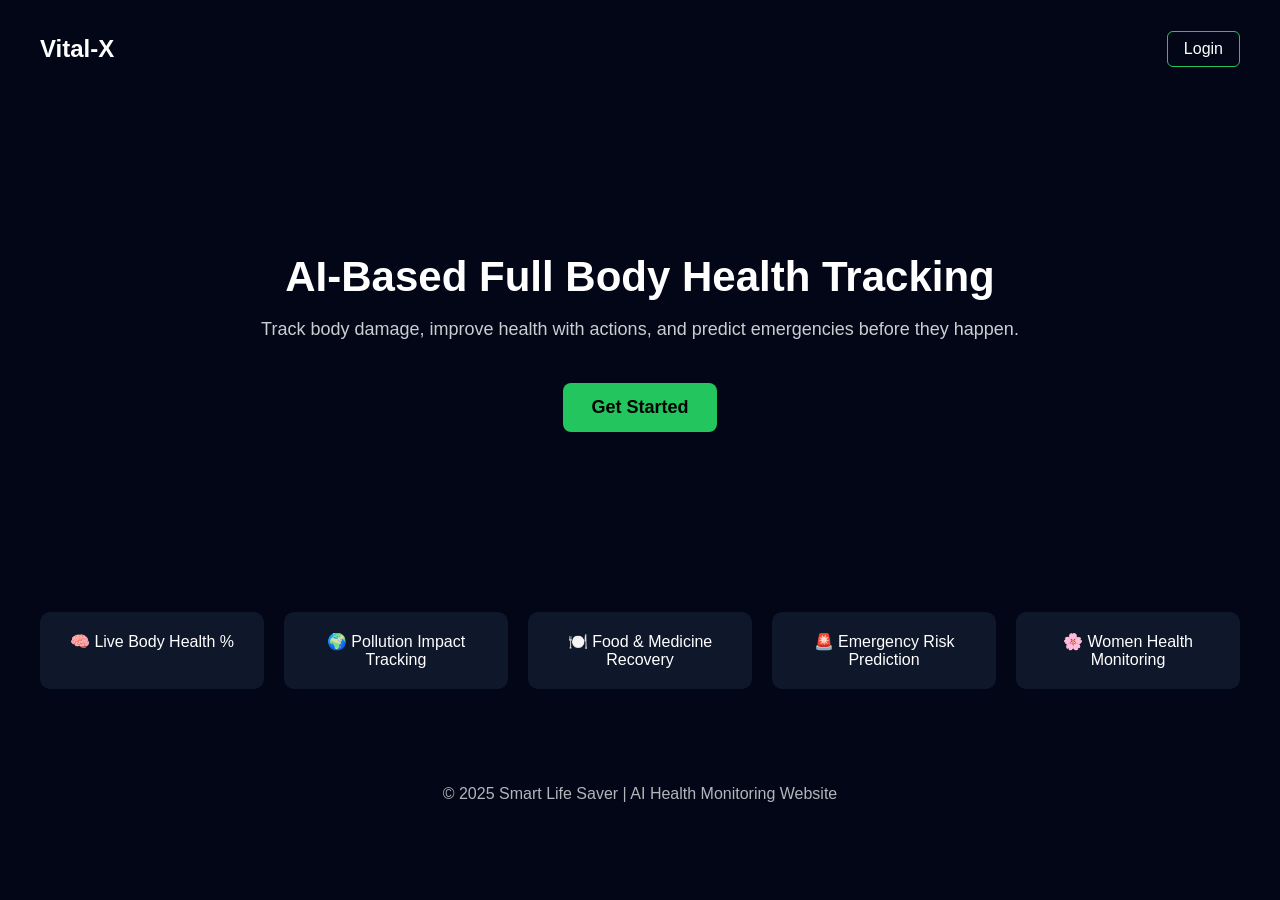
<file: Frontend/Index.html>
<!DOCTYPE html>
<html lang="en">
<head>
    <meta charset="UTF-8">
    <title>VitalX</title>

    <!-- Global CSS -->
    <link rel="stylesheet" href="css/main.css">
    <!-- Landing Page CSS -->
    <link rel="stylesheet" href="landing/landing.css">
</head>
<body>

<!-- Navbar -->
<header class="navbar">
    <h2>Vital-X</h2>
    <a href="auth/login.html" class="btn">Login</a>
</header>

<!-- Hero Section -->
<section class="hero">
    <h1>AI-Based Full Body Health Tracking</h1>
    <p>
        Track body damage, improve health with actions,
        and predict emergencies before they happen.
    </p>

    <a href="auth/signup.html" class="btn-primary">
        Get Started
    </a>


</section>



<!-- Features Section -->
<section class="features">
    <div class="feature-card">🧠 Live Body Health %</div>
    <div class="feature-card">🌍 Pollution Impact Tracking</div>
    <div class="feature-card">🍽️ Food & Medicine Recovery</div>
    <div class="feature-card">🚨 Emergency Risk Prediction</div>
    <div class="feature-card">🌸 Women Health Monitoring</div>
</section>


<!-- Footer -->
<footer class="footer">
    <p>© 2025 Smart Life Saver | AI Health Monitoring Website</p>
</footer>

<!-- Landing JS -->
<script src="landing/landing.js"></script>
</body>
</html>
</file>
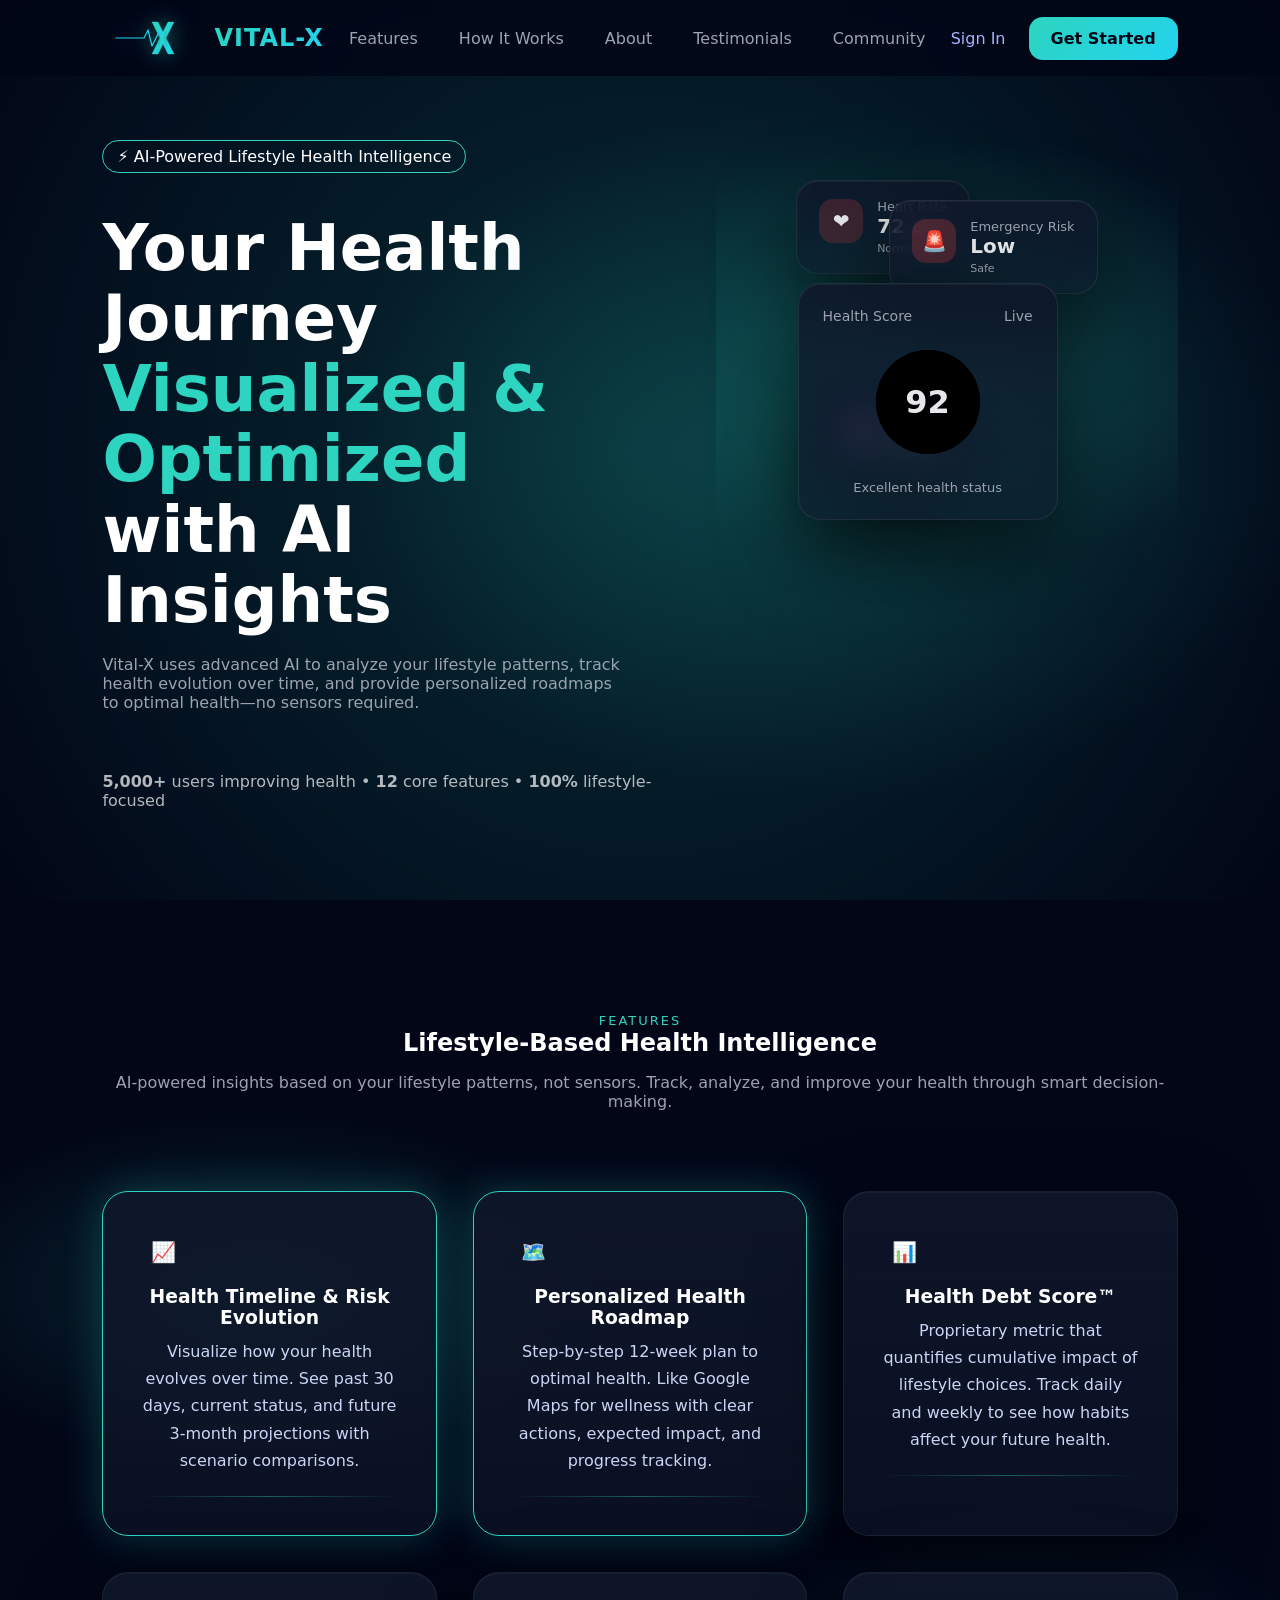
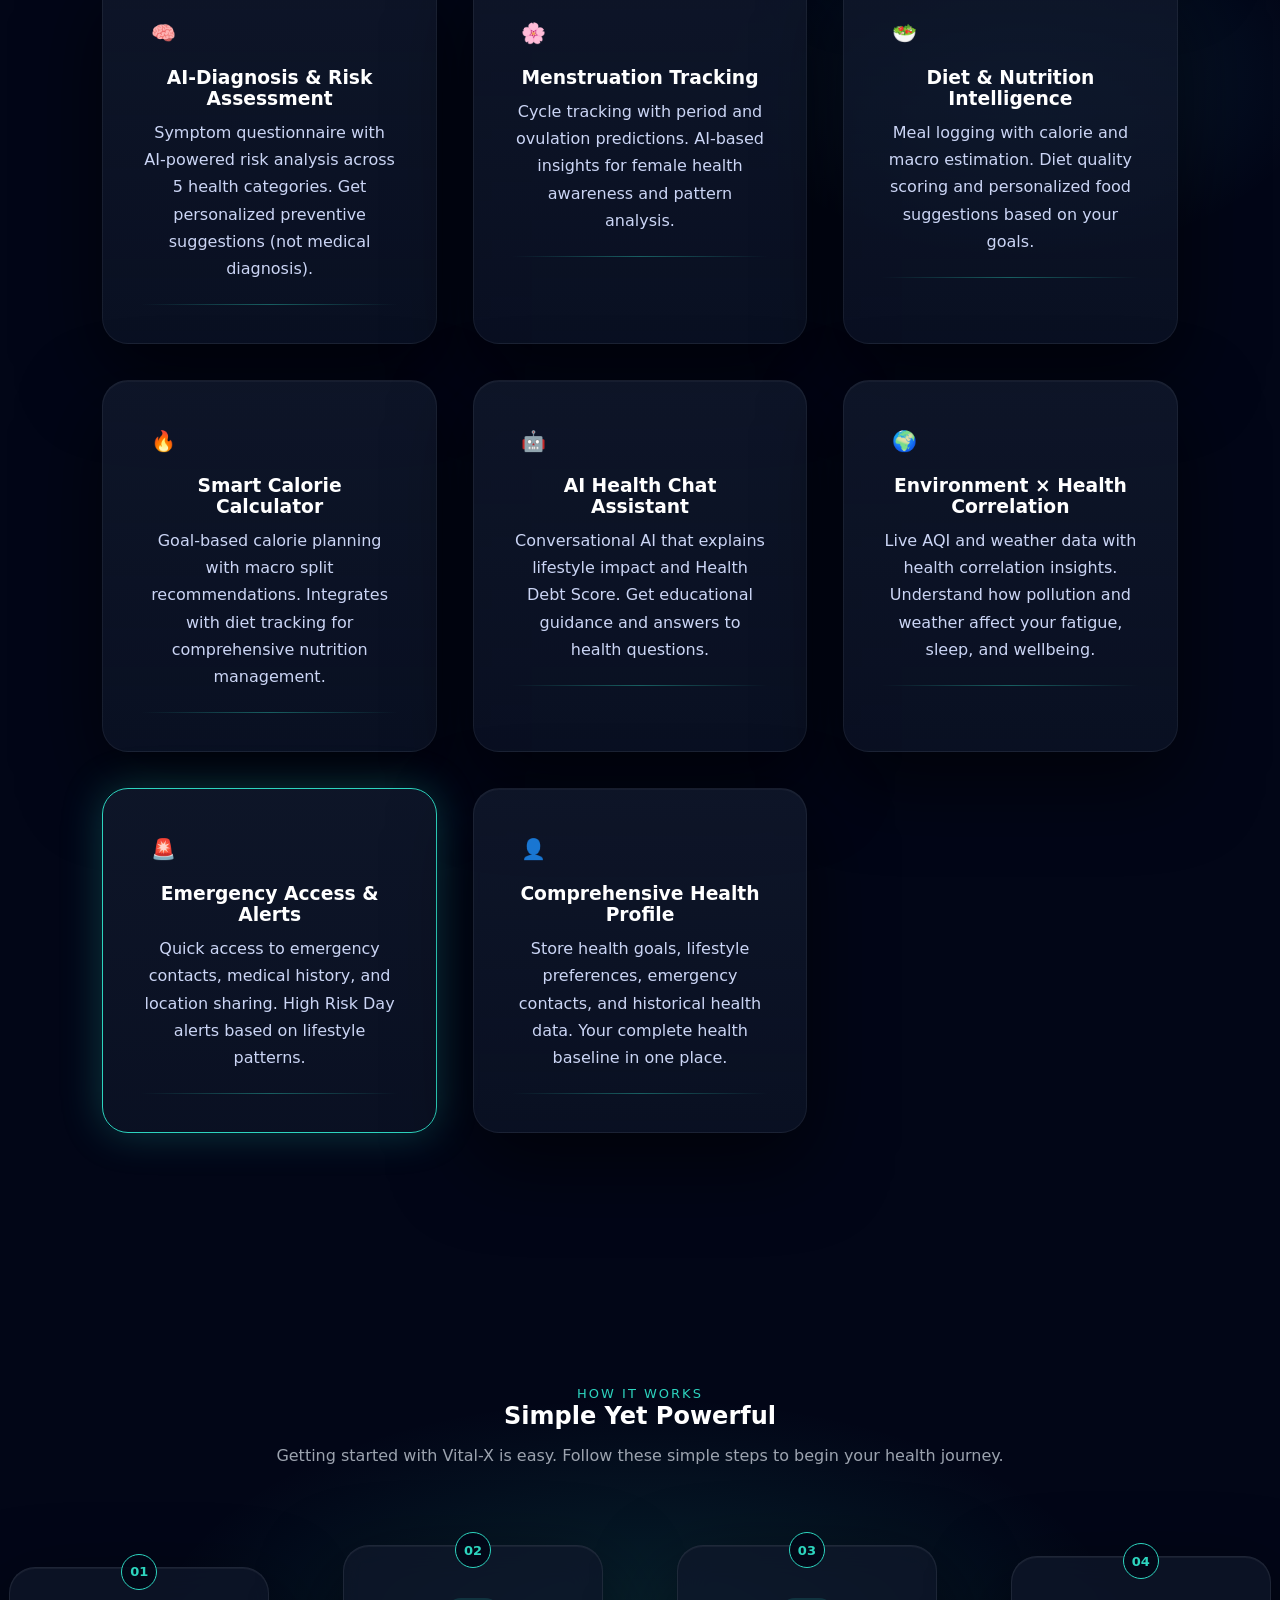
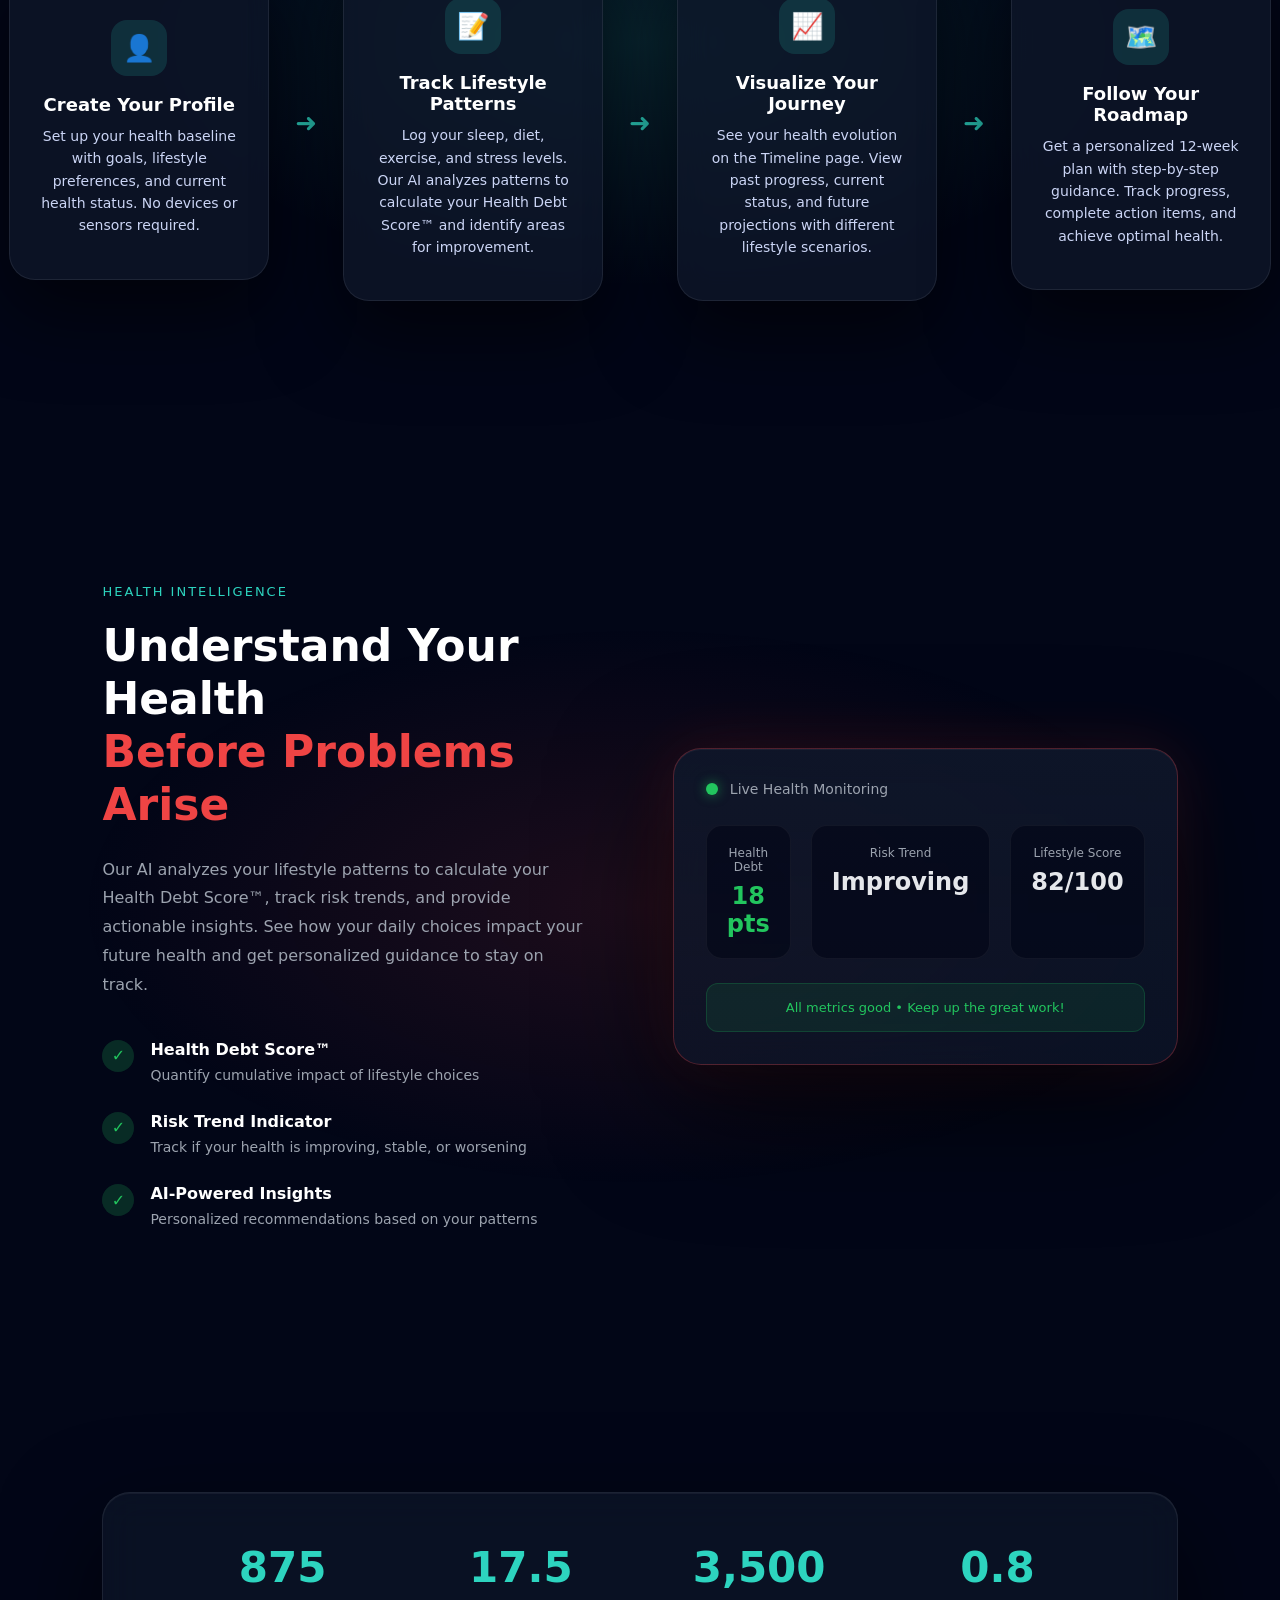
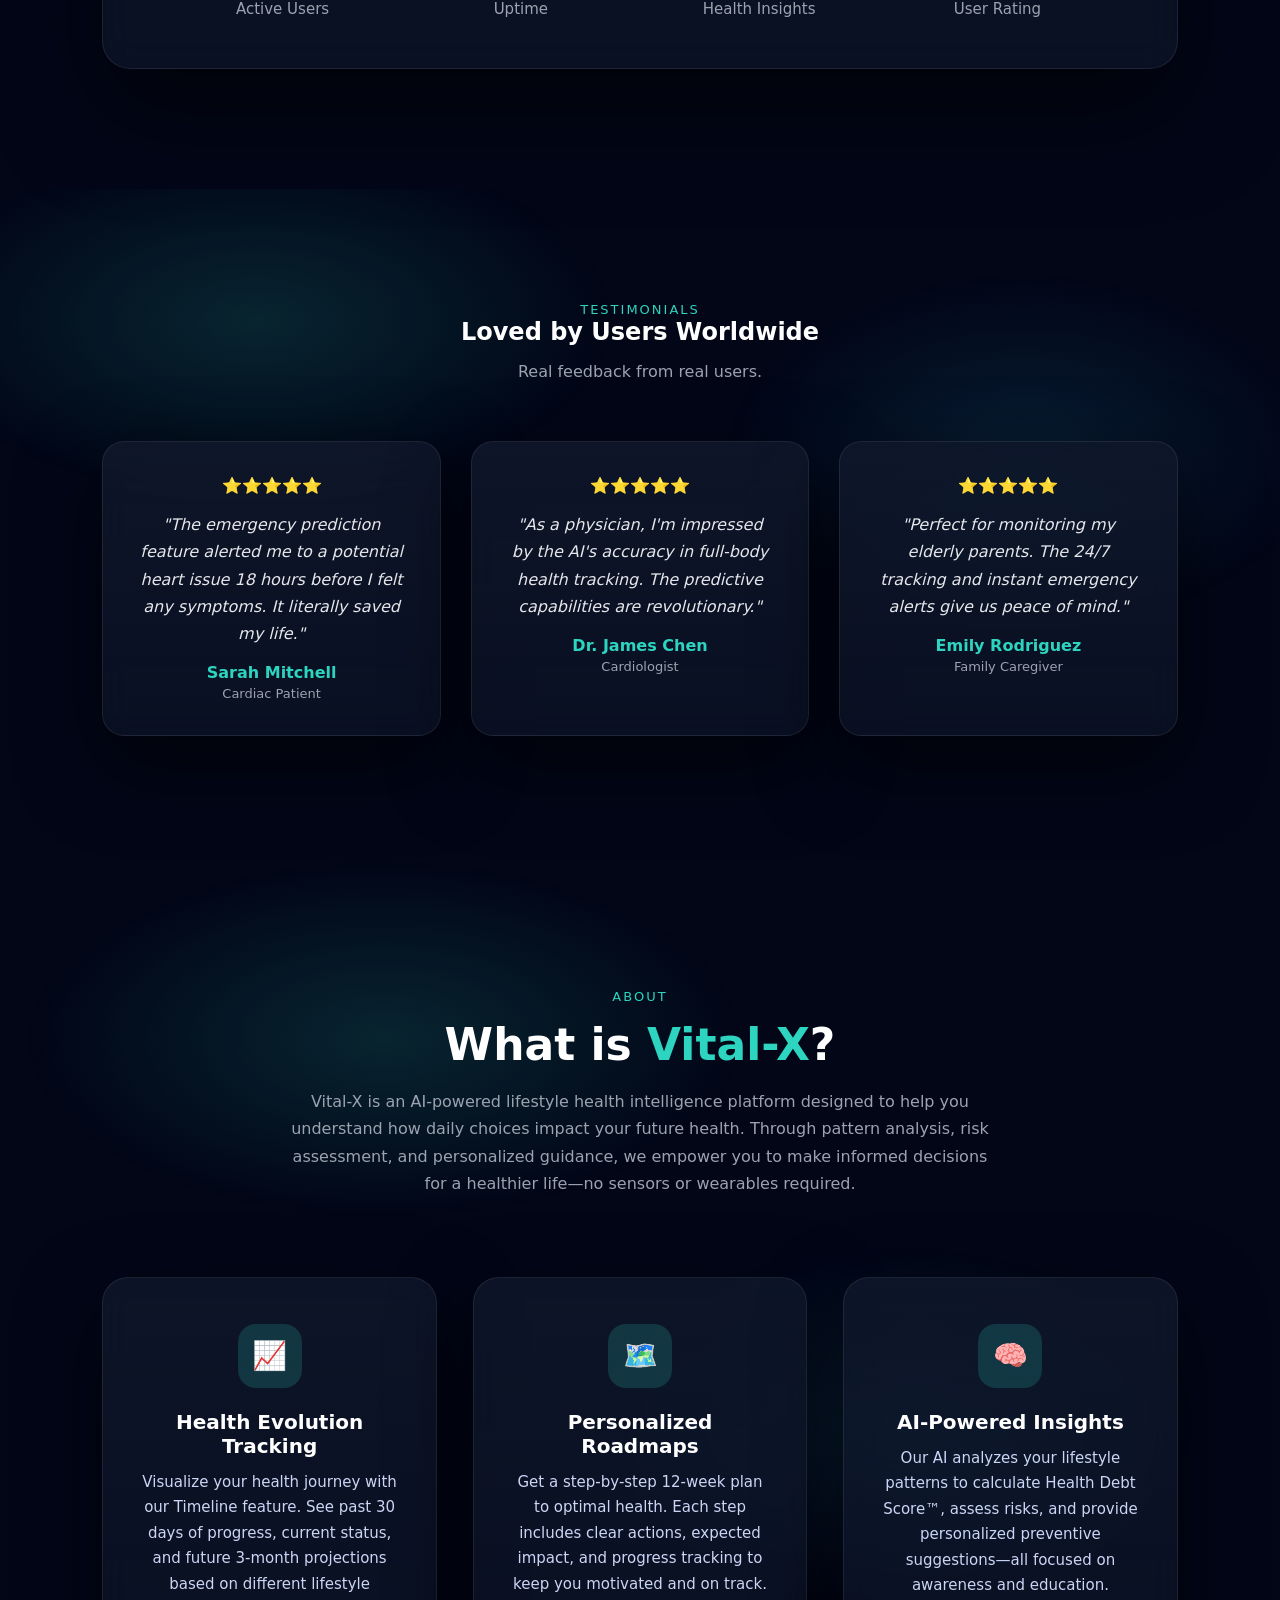
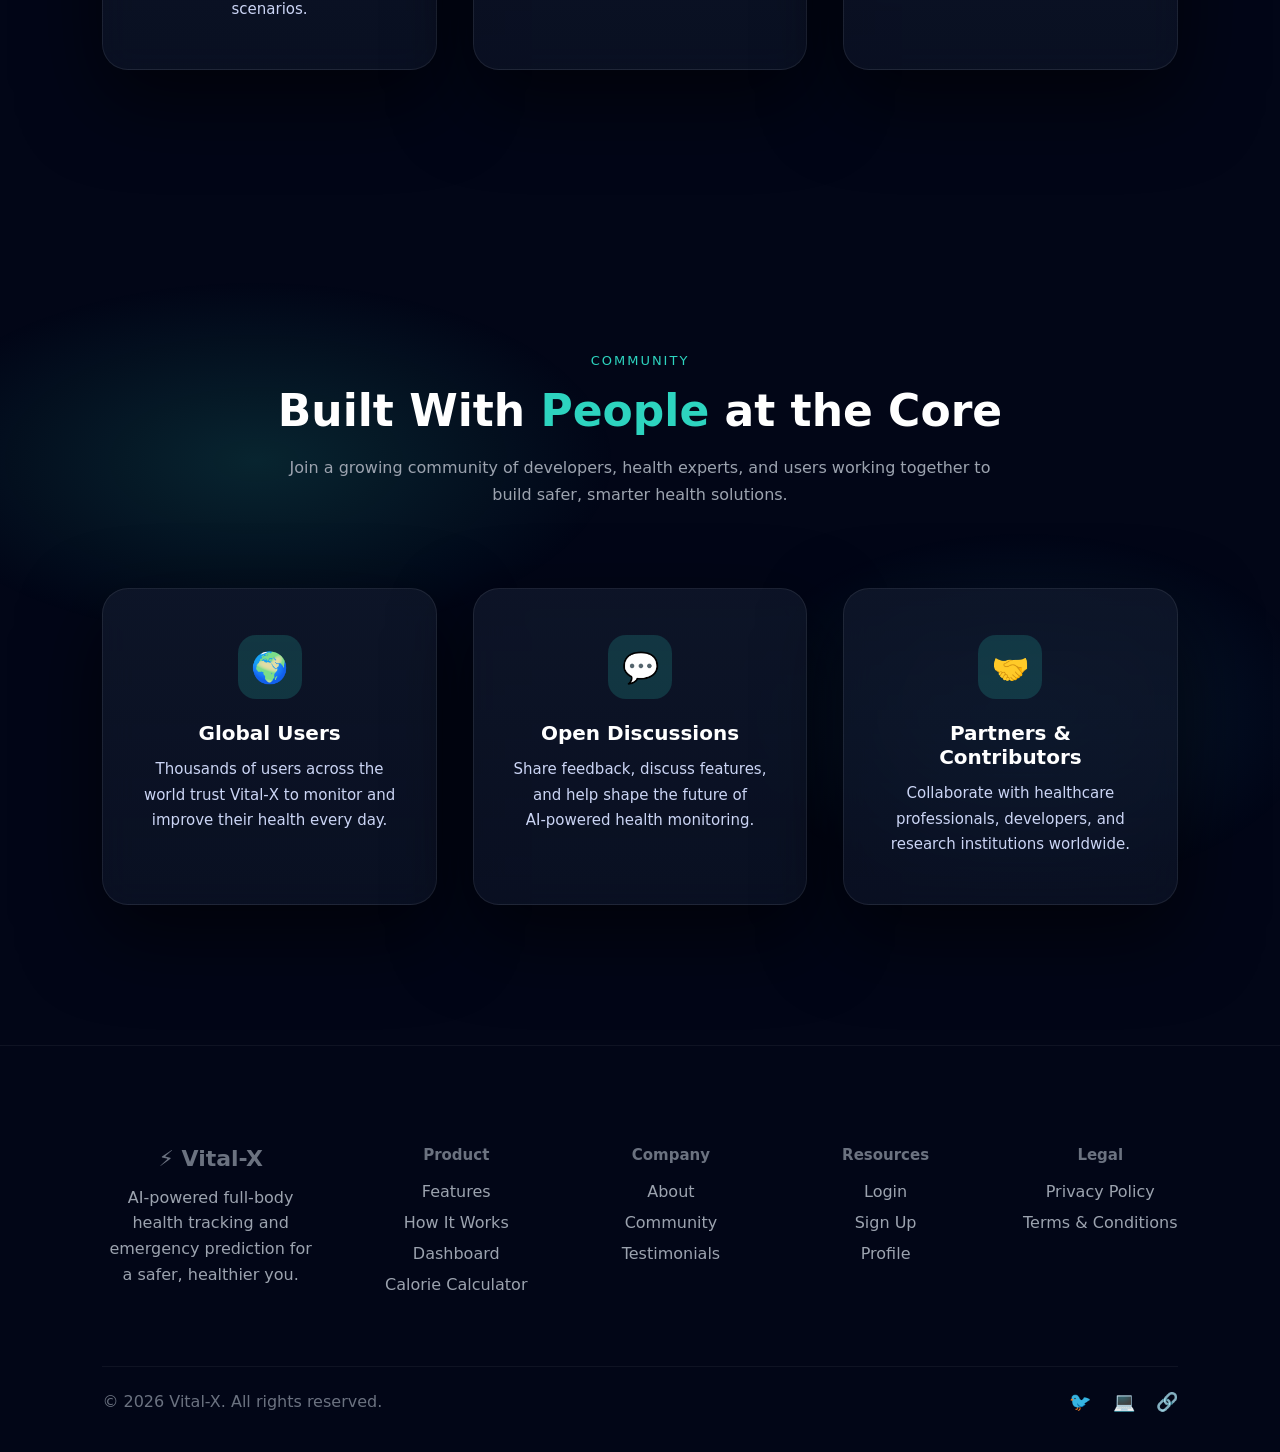
<file: frontend/Index.html>
<!DOCTYPE html>
<html lang="en">

<head>
    <meta charset="UTF-8" />
    <title>Vital-X – Intelligent Health Monitoring</title>
    <meta name="viewport" content="width=device-width, initial-scale=1.0" />
    <link rel="stylesheet" href="landing/landing.css" />
    <link rel="stylesheet" href="landing/logo-animation.css" />
</head>

<body>

    <!-- NAVBAR -->
    <header class="navbar">
        <div class="nav-left">
            <a href="Index.html" class="logo-container">
                <svg class="vital-x-logo" viewBox="0 0 200 100" xmlns="http://www.w3.org/2000/svg">

                    <!-- Thick Solid X (matching VITAL-X font style) -->
                    <g transform="translate(100, 10)">
                        <defs>
                            <linearGradient id="xGradient" x1="0%" y1="0%" x2="100%" y2="100%">
                                <stop offset="0%" style="stop-color:#2dd4bf;stop-opacity:1" />
                                <stop offset="100%" style="stop-color:#22d3ee;stop-opacity:1" />
                            </linearGradient>
                        </defs>

                        <!-- Left diagonal of X (thick filled) -->
                        <path d="M 0 0 L 15 0 L 55 80 L 40 80 Z" fill="url(#xGradient)" stroke="#2dd4bf"
                            stroke-width="1" />

                        <!-- Right diagonal of X (thick filled) -->
                        <path d="M 40 0 L 55 0 L 15 80 L 0 80 Z" fill="url(#xGradient)" stroke="#2dd4bf"
                            stroke-width="1" />

                        <!-- Rib cage pattern overlay -->
                        <g class="rib-cage" stroke="#1a9b87" stroke-width="1.5" fill="none" opacity="0.4">
                            <path d="M 15 20 Q 20 40 15 60" />
                            <path d="M 18 25 Q 23 40 18 55" />
                            <path d="M 37 20 Q 32 40 37 60" />
                            <path d="M 34 25 Q 29 40 34 55" />
                        </g>
                    </g>


                    <!-- Heartbeat Pulse Line (FLOWING THROUGH the X) -->
                    <path class="pulse-line"
                        d="M 10 50 L 80 50 L 90 30 L 100 70 L 110 50 L 120 30 L 130 70 L 140 50 L 190 50"
                        stroke="#22d3ee" stroke-width="3" fill="none" stroke-linecap="round" stroke-linejoin="round" />
                </svg>
                <span class="logo-text">VITAL-X</span>
            </a>
        </div>

        <nav class="nav-center">
            <a href="#features">Features</a>
            <a href="#how">How It Works</a>
            <a href="#about">About</a>
            <a href="#testimonials">Testimonials</a>
            <a href="#community">Community</a>
        </nav>


        <div class="nav-right">
            <a href="auth/login.html" class="signin">Sign In</a>
            <a href="auth/signup.html" class="btn primary">
                Get Started
            </a>

        </div>
    </header>

    <!-- HERO -->
    <!-- HERO -->
    <section class="hero">

        <!-- LEFT -->
        <div class="hero-left">
            <span class="pill">⚡ AI‑Powered Lifestyle Health Intelligence</span>

            <h1>
                Your Health Journey<br>
                <span>Visualized & Optimized</span><br>
                with AI Insights
            </h1>

            <p>
                Vital-X uses advanced AI to analyze your lifestyle patterns, track health evolution over time,
                and provide personalized roadmaps to optimal health—no sensors required.
            </p>

            <div class="hero-cta">
                <!--            <a href="auth/signup.html"-->
                <!--               class="btn primary big">-->
                <!--                Start Monitoring Now-->
                <!--            </a>-->
                <!--            <a href="#how" class="btn ghost big">See How It Works</a>-->
            </div>

            <div class="trust">
                <strong>5,000+</strong> users improving health • <strong>12</strong> core features •
                <strong>100%</strong>
                lifestyle-focused
            </div>
        </div>

        <!-- RIGHT -->
        <div class="hero-right">
            <div class="hero-visual">

                <div class="health-cluster">

                    <!-- Heart -->
                    <!-- Heart -->
                    <div class="glass-card small heart draggable floating">
                        <div class="icon heart">❤️</div>
                        <div>
                            <p class="label">Heart Rate</p>
                            <h3>72 <span>bpm</span></h3>
                            <p class="status-indicator">Normal</p>
                        </div>
                    </div>

                    <!-- Emergency Risk -->
                    <div class="glass-card small emergency draggable floating">
                        <div class="icon emergency-icon">🚨</div>
                        <div>
                            <p class="label">Emergency Risk</p>
                            <h3>Low</h3>
                            <p class="status-indicator">Safe</p>
                        </div>
                    </div>

                    <!-- SpO2 -->
                    <div class="glass-card small spo2 draggable floating">
                        <div class="icon wave">💓</div>
                        <div>
                            <p class="label">SpO2</p>
                            <h3>98 <span>%</span></h3>
                            <p class="status-indicator">Optimal</p>
                        </div>
                    </div>

                    <!-- Score -->
                    <div class="glass-card large score draggable floating pulse-glow">
                        <div class="score-header">
                            <span>Health Score</span>
                            <span class="live">Live</span>
                        </div>

                        <div class="ring-wrapper">
                            <svg viewBox="0 0 120 120">
                                <circle cx="60" cy="60" r="52" />
                                <circle cx="60" cy="60" r="52" class="progress" />
                            </svg>
                            <div class="ring-text">92</div>
                        </div>

                        <p class="status">Excellent health status</p>
                    </div>

                </div>
            </div>
        </div>

    </section>
    <!-- FEATURES -->
    <section class="section" id="features">
        <span class="section-tag">FEATURES</span>
        <h2>Lifestyle-Based Health Intelligence</h2>
        <p class="section-sub">
            AI-powered insights based on your lifestyle patterns, not sensors. Track, analyze, and improve your health
            through smart decision-making.
        </p>

        <div class="features-grid">
            <div class="feature-card highlight">
                <div class="icon">📈</div>
                <h3>Health Timeline & Risk Evolution</h3>
                <p>Visualize how your health evolves over time. See past 30 days, current status, and future 3-month
                    projections with scenario comparisons.</p>
            </div>

            <div class="feature-card highlight">
                <div class="icon">🗺️</div>
                <h3>Personalized Health Roadmap</h3>
                <p>Step-by-step 12-week plan to optimal health. Like Google Maps for wellness with clear actions,
                    expected impact, and progress tracking.</p>
            </div>

            <div class="feature-card">
                <div class="icon">📊</div>
                <h3>Health Debt Score™</h3>
                <p>Proprietary metric that quantifies cumulative impact of lifestyle choices. Track daily and weekly to
                    see how habits affect your future health.</p>
            </div>

            <div class="feature-card">
                <div class="icon">🧠</div>
                <h3>AI-Diagnosis & Risk Assessment</h3>
                <p>Symptom questionnaire with AI-powered risk analysis across 5 health categories. Get personalized
                    preventive suggestions (not medical diagnosis).</p>
            </div>

            <div class="feature-card">
                <div class="icon">🌸</div>
                <h3>Menstruation Tracking</h3>
                <p>Cycle tracking with period and ovulation predictions. AI-based insights for female health awareness
                    and pattern analysis.</p>
            </div>

            <div class="feature-card">
                <div class="icon">🥗</div>
                <h3>Diet & Nutrition Intelligence</h3>
                <p>Meal logging with calorie and macro estimation. Diet quality scoring and personalized food
                    suggestions based on your goals.</p>
            </div>

            <div class="feature-card">
                <div class="icon">🔥</div>
                <h3>Smart Calorie Calculator</h3>
                <p>Goal-based calorie planning with macro split recommendations. Integrates with diet tracking for
                    comprehensive nutrition management.</p>
            </div>

            <div class="feature-card">
                <div class="icon">🤖</div>
                <h3>AI Health Chat Assistant</h3>
                <p>Conversational AI that explains lifestyle impact and Health Debt Score. Get educational guidance and
                    answers to health questions.</p>
            </div>

            <div class="feature-card">
                <div class="icon">🌍</div>
                <h3>Environment × Health Correlation</h3>
                <p>Live AQI and weather data with health correlation insights. Understand how pollution and weather
                    affect your fatigue, sleep, and wellbeing.</p>
            </div>

            <div class="feature-card wide highlight">
                <div class="icon">🚨</div>
                <h3>Emergency Access & Alerts</h3>
                <p>Quick access to emergency contacts, medical history, and location sharing. High Risk Day alerts based
                    on lifestyle patterns.</p>
            </div>

            <div class="feature-card wide">
                <div class="icon">👤</div>
                <h3>Comprehensive Health Profile</h3>
                <p>Store health goals, lifestyle preferences, emergency contacts, and historical health data. Your
                    complete health baseline in one place.</p>
            </div>
        </div>
    </section>

    <!-- HOW IT WORKS -->
    <section class="how-it-works" id="how">
        <span class="section-tag">HOW IT WORKS</span>
        <h2>Simple Yet Powerful</h2>
        <p class="section-sub">
            Getting started with Vital-X is easy.
            Follow these simple steps to begin your health journey.
        </p>

        <div class="steps-container">

            <!-- STEP 1 -->
            <div class="step-card">
                <div class="step-number">01</div>
                <div class="step-icon">👤</div>
                <h3>Create Your Profile</h3>
                <p>
                    Set up your health baseline with goals, lifestyle preferences,
                    and current health status. No devices or sensors required.
                </p>
            </div>

            <!-- STEP 2 -->
            <div class="step-arrow">➜</div>

            <div class="step-card">
                <div class="step-number">02</div>
                <div class="step-icon">📝</div>
                <h3>Track Lifestyle Patterns</h3>
                <p>
                    Log your sleep, diet, exercise, and stress levels.
                    Our AI analyzes patterns to calculate your Health Debt Score™
                    and identify areas for improvement.
                </p>
            </div>

            <!-- STEP 3 -->
            <div class="step-arrow">➜</div>

            <div class="step-card">
                <div class="step-number">03</div>
                <div class="step-icon">📈</div>
                <h3>Visualize Your Journey</h3>
                <p>
                    See your health evolution on the Timeline page.
                    View past progress, current status, and future projections
                    with different lifestyle scenarios.
                </p>
            </div>

            <!-- STEP 4 -->
            <div class="step-arrow">➜</div>

            <div class="step-card">
                <div class="step-number">04</div>
                <div class="step-icon">🗺️</div>
                <h3>Follow Your Roadmap</h3>
                <p>
                    Get a personalized 12-week plan with step-by-step guidance.
                    Track progress, complete action items, and achieve optimal health.
                </p>
            </div>

        </div>
    </section>

    <!-- HEALTH INTELLIGENCE HIGHLIGHT -->
    <section class="emergency-section">
        <div class="emergency-content">
            <div class="emergency-left">
                <span class="section-tag">HEALTH INTELLIGENCE</span>
                <h2>
                    Understand Your Health<br>
                    <span>Before Problems Arise</span>
                </h2>
                <p>
                    Our AI analyzes your lifestyle patterns to calculate your Health Debt Score™,
                    track risk trends, and provide actionable insights. See how your daily choices
                    impact your future health and get personalized guidance to stay on track.
                </p>
                <div class="emergency-features">
                    <div class="emergency-feature">
                        <span class="check">✓</span>
                        <div>
                            <strong>Health Debt Score™</strong>
                            <p>Quantify cumulative impact of lifestyle choices</p>
                        </div>
                    </div>
                    <div class="emergency-feature">
                        <span class="check">✓</span>
                        <div>
                            <strong>Risk Trend Indicator</strong>
                            <p>Track if your health is improving, stable, or worsening</p>
                        </div>
                    </div>
                    <div class="emergency-feature">
                        <span class="check">✓</span>
                        <div>
                            <strong>AI-Powered Insights</strong>
                            <p>Personalized recommendations based on your patterns</p>
                        </div>
                    </div>
                </div>
            </div>
            <div class="emergency-visual">
                <div class="emergency-card">
                    <div class="emergency-header">
                        <span class="pulse-dot"></span>
                        <span>Live Health Monitoring</span>
                    </div>
                    <div class="emergency-stats">
                        <div class="emergency-stat">
                            <p>Health Debt</p>
                            <h3 class="risk-low">18 pts</h3>
                        </div>
                        <div class="emergency-stat">
                            <p>Risk Trend</p>
                            <h3>Improving</h3>
                        </div>
                        <div class="emergency-stat">
                            <p>Lifestyle Score</p>
                            <h3>82/100</h3>
                        </div>
                    </div>
                    <div class="emergency-status">
                        <p>All metrics good • Keep up the great work!</p>
                    </div>
                </div>
            </div>
        </div>
    </section>

    <!-- STATS SECTION -->
    <section class="stats-section">
        <div class="stats-glass">

            <div class="stat-item">
                <h3 data-count="5000">0</h3>
                <p>Active Users</p>
            </div>

            <div class="stat-item">
                <h3 data-count="99.9">0</h3>
                <p>Uptime</p>
            </div>

            <div class="stat-item">
                <h3 data-count="20000">0</h3>
                <p>Health Insights</p>
            </div>

            <div class="stat-item">
                <h3 data-count="4.6">0</h3>
                <p>User Rating</p>
            </div>

        </div>
    </section>


    <!-- TESTIMONIALS -->
    <section class="section" id="testimonials">
        <span class="section-tag">TESTIMONIALS</span>
        <h2>Loved by Users Worldwide</h2>
        <p class="section-sub">
            Real feedback from real users.
        </p>

        <div class="testimonial-grid">
            <div class="testimonial">
                ⭐⭐⭐⭐⭐
                <p>"The emergency prediction feature alerted me to a potential heart issue 18 hours before I felt any
                    symptoms. It literally saved my life."</p>
                <b>Sarah Mitchell</b>
                <span class="testimonial-role">Cardiac Patient</span>
            </div>

            <div class="testimonial">
                ⭐⭐⭐⭐⭐
                <p>"As a physician, I'm impressed by the AI's accuracy in full-body health tracking. The predictive
                    capabilities are revolutionary."</p>
                <b>Dr. James Chen</b>
                <span class="testimonial-role">Cardiologist</span>
            </div>

            <div class="testimonial">
                ⭐⭐⭐⭐⭐
                <p>"Perfect for monitoring my elderly parents. The 24/7 tracking and instant emergency alerts give us
                    peace of mind."</p>
                <b>Emily Rodriguez</b>
                <span class="testimonial-role">Family Caregiver</span>
            </div>
        </div>
    </section>

    <section class="about-section" id="about">

        <span class="section-tag">ABOUT</span>
        <h2>
            What is <span>Vital-X</span>?
        </h2>

        <p class="about-intro">
            Vital-X is an AI‑powered lifestyle health intelligence platform designed to
            help you understand how daily choices impact your future health. Through pattern analysis,
            risk assessment, and personalized guidance, we empower you to make informed decisions
            for a healthier life—no sensors or wearables required.
        </p>

        <div class="about-grid">

            <div class="about-card">
                <div class="about-icon">📈</div>
                <h3>Health Evolution Tracking</h3>
                <p>
                    Visualize your health journey with our Timeline feature. See past 30 days of progress,
                    current status, and future 3-month projections based on different lifestyle scenarios.
                </p>
            </div>

            <div class="about-card">
                <div class="about-icon">🗺️</div>
                <h3>Personalized Roadmaps</h3>
                <p>
                    Get a step-by-step 12-week plan to optimal health. Each step includes clear actions,
                    expected impact, and progress tracking to keep you motivated and on track.
                </p>
            </div>

            <div class="about-card">
                <div class="about-icon">🧠</div>
                <h3>AI-Powered Insights</h3>
                <p>
                    Our AI analyzes your lifestyle patterns to calculate Health Debt Score™, assess risks,
                    and provide personalized preventive suggestions—all focused on awareness and education.
                </p>
            </div>

        </div>

    </section>

    <section class="community-section" id="community">

        <span class="section-tag">COMMUNITY</span>
        <h2>
            Built With <span>People</span> at the Core
        </h2>

        <p class="community-intro">
            Join a growing community of developers, health experts, and users
            working together to build safer, smarter health solutions.
        </p>

        <div class="community-grid">

            <div class="community-card">
                <div class="community-icon">🌍</div>
                <h3>Global Users</h3>
                <p>
                    Thousands of users across the world trust Vital‑X to monitor
                    and improve their health every day.
                </p>
            </div>

            <div class="community-card">
                <div class="community-icon">💬</div>
                <h3>Open Discussions</h3>
                <p>
                    Share feedback, discuss features, and help shape the future
                    of AI‑powered health monitoring.
                </p>
            </div>

            <div class="community-card">
                <div class="community-icon">🤝</div>
                <h3>Partners & Contributors</h3>
                <p>
                    Collaborate with healthcare professionals, developers,
                    and research institutions worldwide.
                </p>
            </div>

        </div>

    </section>


    <footer class="footer">

        <div class="footer-grid">

            <!-- BRAND -->
            <div class="footer-brand">
                <div class="footer-logo">⚡ Vital-X</div>
                <p>
                    AI‑powered full‑body health tracking and emergency prediction for a safer, healthier you.
                </p>
            </div>

            <!-- PRODUCT -->
            <div class="footer-col">
                <h4>Product</h4>
                <a href="#features">Features</a>
                <a href="#how">How It Works</a>
                <a href="dashboard.html">Dashboard</a>
                <a href="calorie-calculator.html">Calorie Calculator</a>
            </div>

            <!-- COMPANY -->
            <div class="footer-col">
                <h4>Company</h4>
                <a href="#about">About</a>
                <a href="#community">Community</a>
                <a href="#testimonials">Testimonials</a>
            </div>

            <!-- RESOURCES -->
            <div class="footer-col">
                <h4>Resources</h4>
                <a href="auth/login.html">Login</a>
                <a href="auth/signup.html">Sign Up</a>
                <a href="profile.html">Profile</a>
            </div>

            <!-- LEGAL -->
            <div class="footer-col">
                <h4>Legal</h4>
                <a href="#">Privacy Policy</a>
                <a href="#">Terms & Conditions</a>
            </div>

        </div>

        <div class="footer-bottom">
            <span>© 2026 Vital-X. All rights reserved.</span>

            <div class="socials">
                <a href="#">🐦</a>
                <a href="#">💻</a>
                <a href="#">🔗</a>
            </div>
        </div>

    </footer>

    <script src="landing/landing.js"></script>
</body>

</html>
</file>
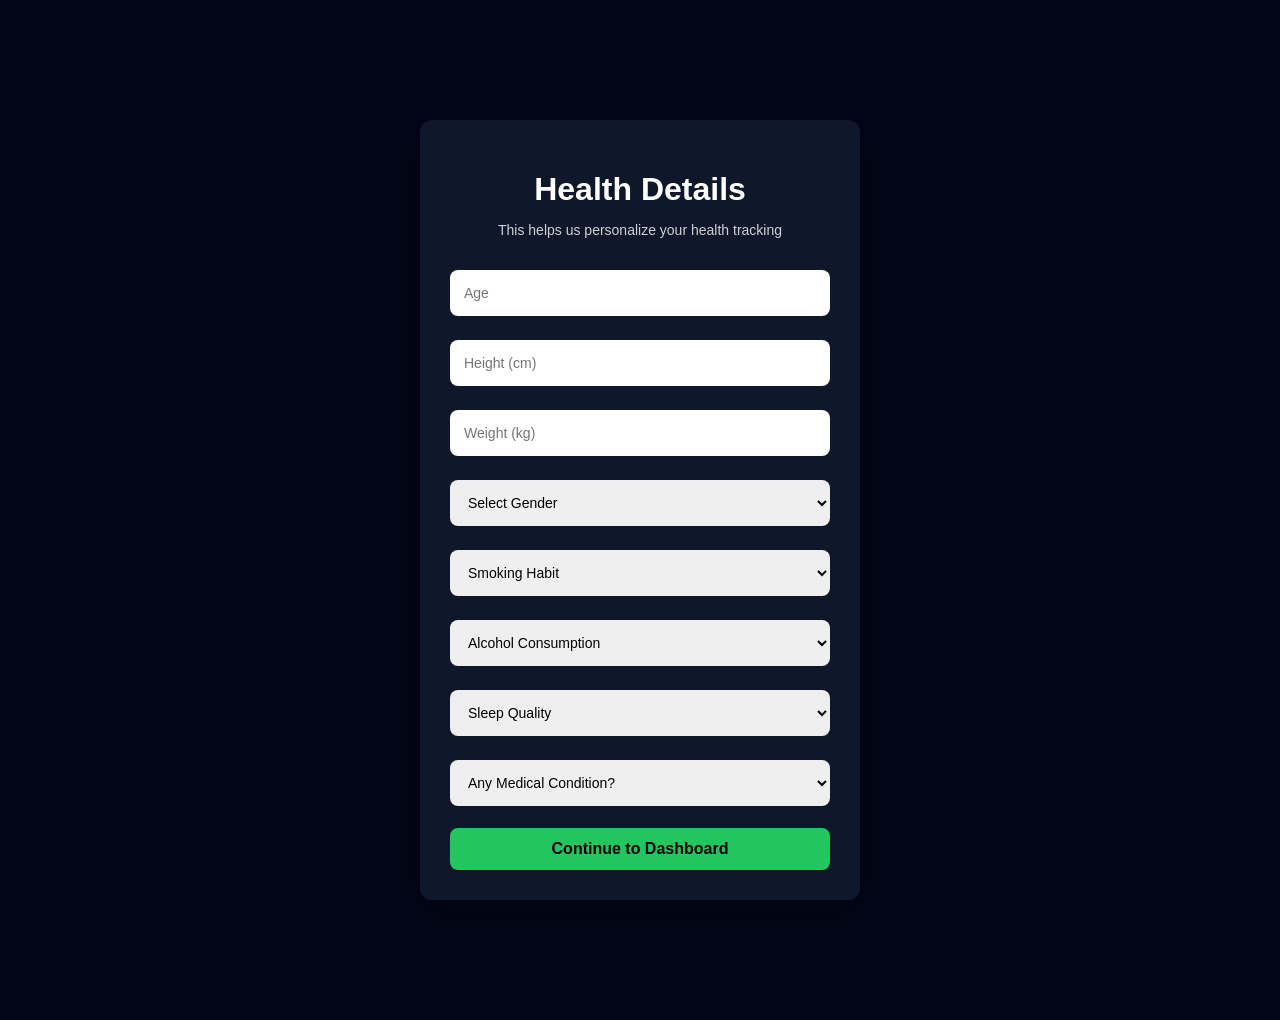
<file: Frontend/auth/health-details.html>
<!DOCTYPE html>
<html lang="en">
<head>
    <meta charset="UTF-8">
    <title>Health Details | Smart Life Saver</title>

    <!-- Global CSS -->
    <link rel="stylesheet" href="../css/main.css">
    <!-- Auth CSS -->
    <link rel="stylesheet" href="auth.css">
</head>
<body>

<div class="auth-container">
    <h1>Health Details</h1>
    <p>This helps us personalize your health tracking</p>

    <form action="../dashboard/dashboard.html">

        <!-- Basic Info -->
        <input type="number" placeholder="Age" required>
        <input type="number" placeholder="Height (cm)" required>
        <input type="number" placeholder="Weight (kg)" required>

        <!-- Gender -->
        <select id="gender" onchange="handleGenderChange()" required>
            <option value="">Select Gender</option>
            <option value="male">Male</option>
            <option value="female">Female</option>
            <option value="other">Other</option>
        </select>
        <div id="menstruationSection" class="menstruation-box">

            <h3>Menstruation Health</h3>

            <input type="number" placeholder="Average Cycle Length (days)">
            <input type="number" placeholder="Period Duration (days)">

            <select>
                <option value="">Pain Level</option>
                <option>Mild</option>
                <option>Moderate</option>
                <option>Severe</option>
            </select>

            <select>
                <option value="">Flow Type</option>
                <option>Light</option>
                <option>Medium</option>
                <option>Heavy</option>
            </select>

            <label>
                <input type="checkbox"> Irregular Periods
            </label>

        </div>


        <!-- 🌸 Menstruation Section (Hidden by default) -->
        <div id="menstruationSection" class="menstruation-box">

            <h3>Menstruation Health</h3>

            <input type="number" placeholder="Average Cycle Length (days)">
            <input type="number" placeholder="Period Duration (days)">

            <select>
                <option value="">Pain Level</option>
                <option>Mild</option>
                <option>Moderate</option>
                <option>Severe</option>
            </select>

            <select>
                <option value="">Flow Type</option>
                <option>Light</option>
                <option>Medium</option>
                <option>Heavy</option>
            </select>

            <label>
                <input type="checkbox"> Irregular Periods
            </label>

        </div>


        <!-- Habits (Detailed Options) -->

        <select required>
            <option value="">Smoking Habit</option>
            <option>Never</option>
            <option>Occasionally</option>
            <option>Regular</option>
            <option>Heavy</option>
        </select>

        <select required>
            <option value="">Alcohol Consumption</option>
            <option>Never</option>
            <option>Occasionally</option>
            <option>Weekly</option>
            <option>Daily</option>
        </select>

        <select required>
            <option value="">Sleep Quality</option>
            <option>Good (7–8 hrs)</option>
            <option>Average (5–6 hrs)</option>
            <option>Poor (&lt;5 hrs)</option>
            <option>Insomnia</option>
        </select>



        <!-- Medical Conditions -->
        <select>
            <option value="">Any Medical Condition?</option>
            <option>Asthma</option>
            <option>BP</option>
            <option>Diabetes</option>
            <option>Heart Issue</option>
        </select>

        <button type="submit">Continue to Dashboard</button>
    </form>
</div>

<script src="auth.js"></script>

</body>
</html>
</file>
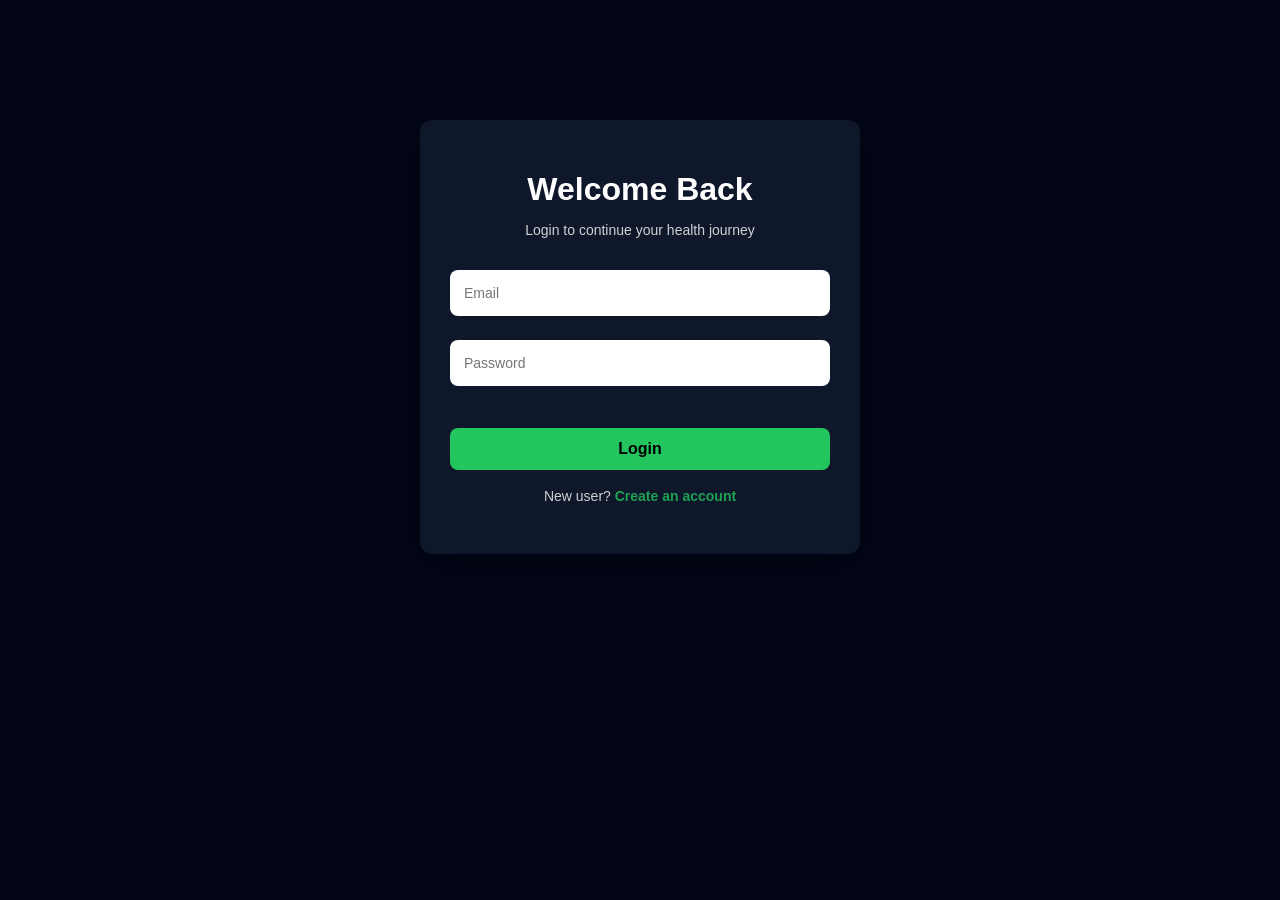
<file: Frontend/auth/login.html>
<!DOCTYPE html>
<html lang="en">
<head>
    <meta charset="UTF-8">
    <title>Login | Smart Life Saver</title>

    <link rel="stylesheet" href="../css/main.css">
    <link rel="stylesheet" href="auth.css">
</head>
<body>

<div class="auth-container">
    <h1>Welcome Back</h1>
    <p>Login to continue your health journey</p>

    <form onsubmit="return loginUser()">
        <input type="email" id="email" placeholder="Email" required>
        <input type="password" id="password" placeholder="Password" required>

        <!-- Error message -->
        <p id="errorMsg" class="error"></p>

        <button type="submit">Login</button>
    </form>

    <p class="note">
        New user?
        <a href="signup.html">Create an account</a>
    </p>
</div>

<script src="auth.js"></script>
</body>
</html>
</file>
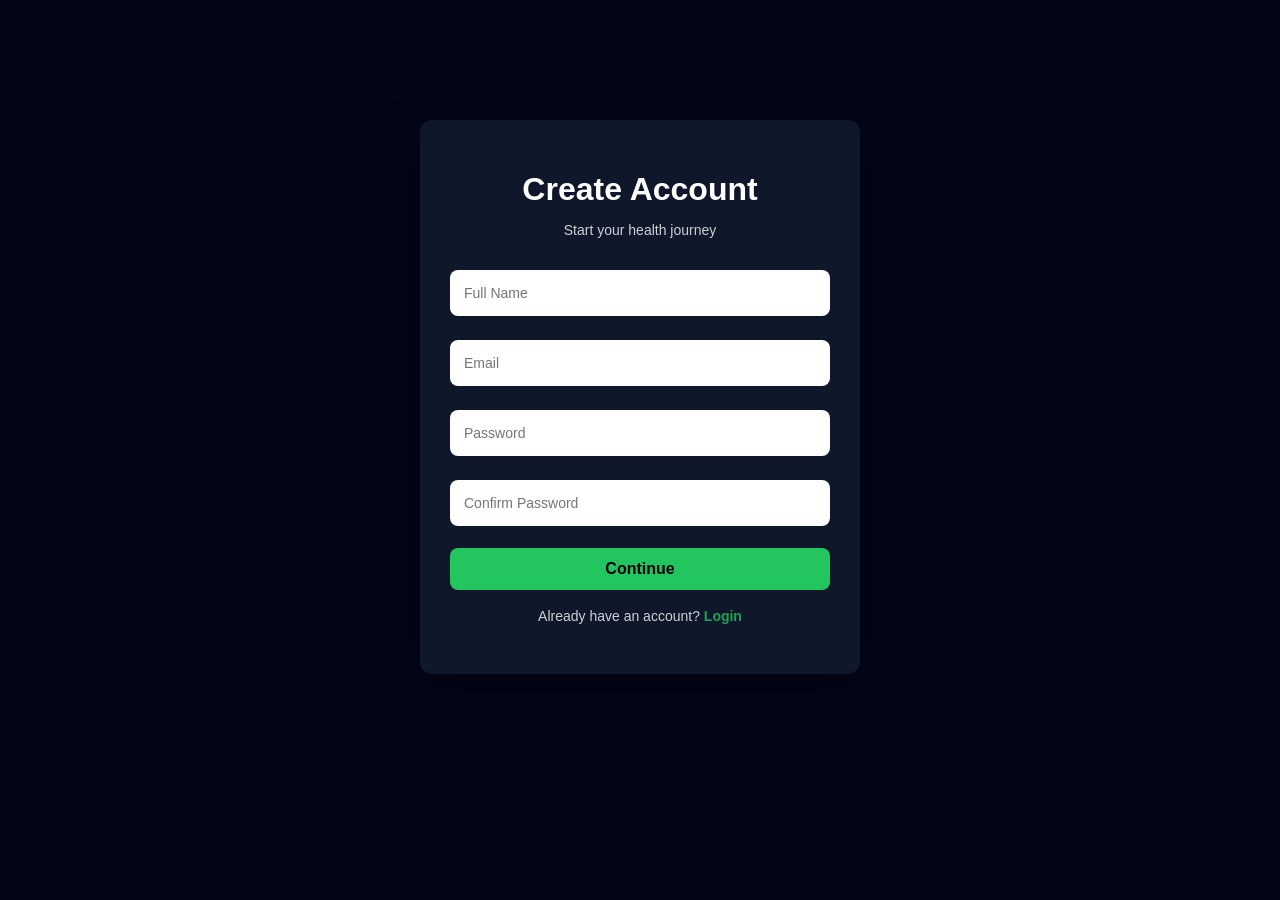
<file: Frontend/auth/signup.html>
<!DOCTYPE html>
<html lang="en">
<head>
    <meta charset="UTF-8">
    <title>Sign Up | Smart Life Saver</title>
    <link rel="stylesheet" href="../css/main.css">
    <link rel="stylesheet" href="auth.css">
</head>
<body>

<div class="auth-container">
    <h1>Create Account</h1>
    <p>Start your health journey</p>

    <form onsubmit="return validatePassword()" action="health-details.html">

        <input type="text" placeholder="Full Name" required>
        <input type="email" placeholder="Email" required>

        <!-- Password -->
        <div class="password-box">
            <input type="password" id="password" placeholder="Password" required>
            <span onclick="togglePassword('password')"></span>
        </div>

        <!-- Confirm Password -->
        <div class="password-box">
            <input type="password" id="confirmPassword" placeholder="Confirm Password" required>
            <span onclick="togglePassword('confirmPassword')"></span>
        </div>

        <button type="submit">Continue</button>
    </form>


    <p class="note">
        Already have an account?
        <a href="login.html">Login</a>
    </p>
    <script>
        function validatePassword() {
            const password = document.getElementById("password").value;
            const confirmPassword = document.getElementById("confirmPassword").value;

            if (password !== confirmPassword) {
                alert("Passwords do not match!");
                return false; // stop form submission
            }

            return true; // allow form submission
        }
    </script>

</div>
<link rel="stylesheet" href="../css/main.css">
<link rel="stylesheet" href="auth.css">
<script>
    function togglePassword(id) {
        const input = document.getElementById(id);
        input.type = input.type === "password" ? "text" : "password";
    }

    function validatePassword() {
        const password = document.getElementById("password").value;
        const confirmPassword = document.getElementById("confirmPassword").value;

        if (password !== confirmPassword) {
            alert("Passwords do not match!");
            return false;
        }
        return true;
    }
</script>

<script src="auth.js"></script>
</body>
</html>
</file>
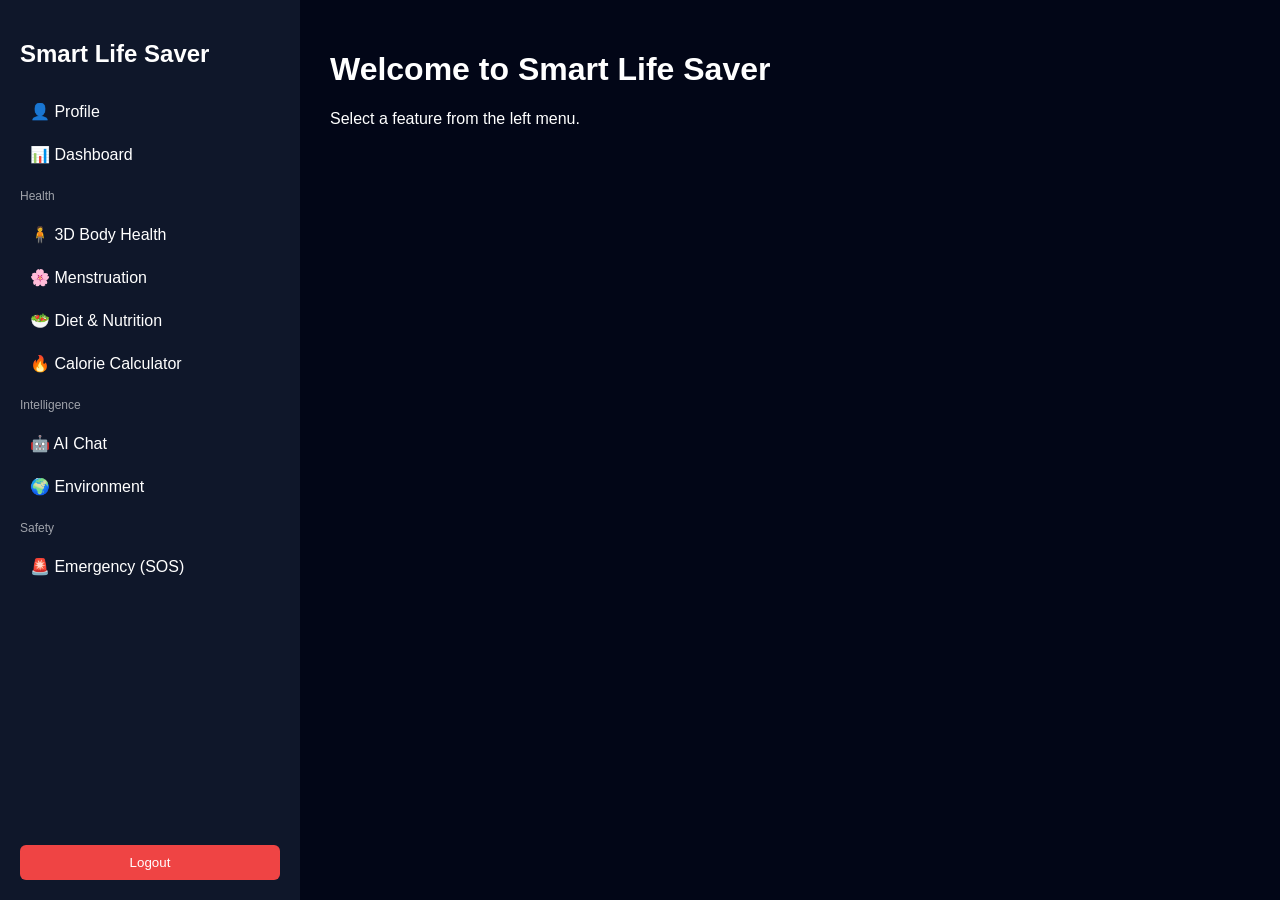
<file: Frontend/dashboard/dashboard.html>
<!DOCTYPE html>
<html lang="en">
<head>
    <meta charset="UTF-8">
    <title>Dashboard | Smart Life Saver</title>
    <link rel="stylesheet" href="dashboard.css">
</head>
<body>

<div class="dashboard">

    <!-- SIDEBAR -->
    <aside class="sidebar">
        <h2>Smart Life Saver</h2>

        <nav>
            <a href="pages/profile.html">👤 Profile</a>
            <a href="dashboard.html">📊 Dashboard</a>

            <p class="section">Health</p>
            <a href="pages/body-health.html">🧍 3D Body Health</a>
            <a href="pages/menstruation.html" id="womenNav">🌸 Menstruation</a>
            <a href="pages/diet.html">🥗 Diet & Nutrition</a>
            <a href="pages/calories.html">🔥 Calorie Calculator</a>

            <p class="section">Intelligence</p>
            <a href="pages/ai-chat.html">🤖 AI Chat</a>
            <a href="pages/environment.html">🌍 Environment</a>

            <p class="section">Safety</p>
            <a href="pages/emergency.html">🚨 Emergency (SOS)</a>
        </nav>

        <!-- LOGOUT -->
        <button class="logout" onclick="logout()">Logout</button>
    </aside>

    <!-- MAIN CONTENT -->
    <main class="content">
        <h1>Welcome to Smart Life Saver</h1>
        <p>Select a feature from the left menu.</p>
    </main>

</div>

<script src="dashboard.js"></script>
</body>
</html>
</file>
<file: Frontend/css/main.css>
body {
    margin: 0;
    font-family: Arial, sans-serif;
    background: #020617;
    color: white;
}

a {
    text-decoration: none;
    color: white;
}

.navbar {
    display: flex;
    justify-content: space-between;
    align-items: center;
    padding: 15px 40px;
    background: #020617;
}

.btn {
    padding: 8px 16px;
    border: 1px solid #22c55e;
    border-radius: 6px;
}
</file>
<file: Frontend/landing/landing.css>
/* Hero Section */
.hero {
    text-align: center;
    padding: 120px 20px;
}

.hero h1 {
    font-size: 42px;
    margin-bottom: 15px;
}

.hero p {
    font-size: 18px;
    opacity: 0.8;
}

/* Buttons */
.btn-primary {
    display: inline-block;
    margin-top: 25px;
    padding: 14px 28px;
    background: #22c55e;
    color: black;
    border-radius: 8px;
    font-size: 18px;
    font-weight: bold;
}

/* Features */
.features {
    display: grid;
    grid-template-columns: repeat(auto-fit, minmax(220px, 1fr));
    gap: 20px;
    padding: 60px 40px;
}

.feature-card {
    background: #0f172a;
    padding: 20px;
    text-align: center;
    border-radius: 10px;
    font-size: 16px;
}

/* Footer */
.footer {
    text-align: center;
    padding: 20px;
    background: #020617;
    opacity: 0.7;
}
</file>
<file: frontend/landing/landing.css>
* {
    margin: 0;
    padding: 0;
    box-sizing: border-box;
    font-family: Inter, system-ui;
}

body {
    background: #020617;
    color: #fff;
}

/* NAVBAR */
.navbar {
    position: fixed;
    top: 0;
    width: 100%;
    display: flex;
    justify-content: space-between;
    align-items: center;
    padding: 18px 8%;
    background: rgba(2, 6, 23, .85);
    backdrop-filter: blur(12px);
    z-index: 100;
}

.logo {
    font-weight: 700;
}

.nav-center a {
    margin: 0 18px;
    color: #9ca3af;
    text-decoration: none;
}

.nav-center a:hover {
    color: #2dd4bf;
}

.signin {
    color: #a5b4fc;
    margin-right: 18px;
    text-decoration: none;
}

.btn {
    padding: 12px 22px;
    border-radius: 14px;
    text-decoration: none;
    font-weight: 600;
}

.btn.primary {
    background: linear-gradient(135deg, #2dd4bf, #22d3ee);
    color: #020617;
}

.btn.ghost {
    border: 1px solid #2dd4bf;
    color: #2dd4bf;
}

.btn.big {
    padding: 16px 34px;
}

/* HERO */
.hero {
    min-height: 100vh;
    padding: 140px 8% 80px;
    display: grid;
    grid-template-columns: 1.2fr 1fr;
    gap: 60px;
    background: radial-gradient(circle at center, #0f766e55, transparent);
}

.pill {
    display: inline-block;
    padding: 6px 14px;
    border: 1px solid #2dd4bf;
    border-radius: 999px;
    margin-bottom: 20px;
}

.hero h1 {
    font-size: 64px;
    line-height: 1.1;
    margin: 20px 0;
}

.hero h1 span {
    color: #2dd4bf;
}

.hero p {
    color: #9ca3af;
    max-width: 520px;
}

.hero-cta {
    margin: 30px 0;
    display: flex;
    gap: 18px;
    flex-wrap: wrap;
}

.trust {
    opacity: .7;
}

/* FLOAT CARDS */
.hero-right {
    position: relative;
}

.float-card {
    position: absolute;
    background: #0f172a;
    padding: 18px 22px;
    border-radius: 18px;
    box-shadow: 0 30px 80px rgba(0, 0, 0, .6);
}

.heart {
    top: 40px;
    left: 40px;
}

.stress {
    top: 160px;
    right: 20px;
}

.score {
    bottom: 40px;
    right: 80px;
    text-align: center;
}

.ring {
    width: 90px;
    height: 90px;
    border-radius: 50%;
    border: 6px solid #2dd4bf;
    display: flex;
    align-items: center;
    justify-content: center;
    margin: 12px auto;
    font-size: 26px;
}

/* SECTIONS */
.section {
    padding: 140px 8%;
    text-align: center;
}

.section-tag {
    color: #2dd4bf;
    letter-spacing: 2px;
    font-size: 13px;
}

.section-sub {
    color: #9ca3af;
    margin: 16px 0 60px;
}

.section.dark {
    background: #020617;
}

/* FEATURES */
.features-grid {
    display: grid;
    grid-template-columns: repeat(3, 1fr);
    gap: 36px;
    margin-top: 80px;
}

@media (max-width: 1200px) {
    .features-grid {
        grid-template-columns: repeat(2, 1fr);
    }
}

@media (max-width: 768px) {
    .features-grid {
        grid-template-columns: 1fr;
    }
}

.feature-card {
    background: linear-gradient(180deg,
            rgba(15, 23, 42, 0.9),
            rgba(15, 23, 42, 0.6));
    padding: 38px;
    border-radius: 26px;
    border: 1px solid rgba(255, 255, 255, 0.06);
    box-shadow:
        0 30px 80px rgba(0, 0, 0, 0.6),
        inset 0 1px 0 rgba(255, 255, 255, 0.04);
}

.feature-card p {
    margin-top: 10px;
    line-height: 1.7;
    color: #cbd5f5;
}

.feature-card::after {
    content: "";
    display: block;
    height: 1px;
    margin-top: 22px;
    background: linear-gradient(to right,
            transparent,
            rgba(45, 212, 191, 0.4),
            transparent);
}

.feature-card.highlight {
    border: 1px solid #2dd4bf;
    box-shadow: 0 0 40px rgba(45, 212, 191, .25);
}

.feature-card.wide {
    grid-column: span 0;
}

.icon {
    font-size: 26px;
    margin-bottom: 12px;
}

/* STEPS */
.steps {
    display: grid;
    grid-template-columns: repeat(4, 1fr);
    gap: 30px;
}

.step {
    background: #0f172a;
    padding: 40px;
    border-radius: 22px;
}

/* TESTIMONIALS */
.testimonial-grid {
    display: grid;
    grid-template-columns: repeat(3, 1fr);
    gap: 30px;
}

.testimonial {
    background: linear-gradient(180deg,
            rgba(15, 23, 42, 0.9),
            rgba(15, 23, 42, 0.6));
    padding: 34px;
    border-radius: 22px;
    border: 1px solid rgba(255, 255, 255, 0.08);
    backdrop-filter: blur(16px);
    box-shadow: 0 30px 80px rgba(0, 0, 0, 0.6);
}

.testimonial p {
    line-height: 1.7;
    margin: 16px 0;
    color: #e5e7eb;
    font-style: italic;
}

.testimonial b {
    display: block;
    margin-top: 16px;
    color: #2dd4bf;
}

.testimonial-role {
    display: block;
    font-size: 13px;
    color: #9ca3af;
    margin-top: 4px;
    font-weight: normal;
}

/* FINAL CTA */
.final-cta {
    padding: 160px 8%;
    text-align: center;
    background: radial-gradient(circle at center, #0f766e55, transparent);
}

.final-cta h2 {
    font-size: 44px;
}

.final-cta span {
    color: #2dd4bf;
}

.final-cta p {
    color: #9ca3af;
    margin: 14px 0 30px;
}

/* FOOTER */
.footer {
    padding: 50px 0;
    text-align: center;
    color: #6b7280;
}

.section {
    position: relative;
    padding: 110px 8%;
    overflow: hidden;
}

/* background glow layer */
.section::before {
    content: "";
    position: absolute;
    inset: 0;
    background:
        radial-gradient(600px 300px at 20% 20%, rgba(45, 212, 191, 0.15), transparent 60%),
        radial-gradient(500px 300px at 80% 40%, rgba(56, 189, 248, 0.12), transparent 60%);
    z-index: 0;
}

.section>* {
    position: relative;
    z-index: 1;
}

.steps-wrapper {
    margin-top: 80px;
    padding: 60px;
    border-radius: 32px;
    background: linear-gradient(135deg,
            rgba(15, 23, 42, 0.9),
            rgba(2, 6, 23, 0.9));
    border: 1px solid rgba(255, 255, 255, 0.05);
}

.steps {
    display: grid;
    grid-template-columns: repeat(4, 1fr);
    gap: 32px;
}

.step {
    padding: 42px 30px;
    border-radius: 22px;
    background: rgba(15, 23, 42, 0.8);
    text-align: center;
    font-weight: 600;
    box-shadow: inset 0 0 0 1px rgba(255, 255, 255, 0.04);
}

/* ================= HOW IT WORKS ================= */

.how-it-works {
    padding: 140px 8%;
    text-align: center;
    position: relative;
    background: radial-gradient(700px 350px at center,
            rgba(45, 212, 191, 0.15),
            transparent 70%);
}

.steps-container {
    margin-top: 80px;
    display: grid;
    grid-template-columns: repeat(7, auto);
    align-items: center;
    justify-content: center;
    gap: 26px;
}

/* STEP CARD */
.step-card {
    width: 260px;
    padding: 42px 30px;
    background: rgba(15, 23, 42, 0.75);
    backdrop-filter: blur(16px);
    border-radius: 26px;
    border: 1px solid rgba(255, 255, 255, 0.08);
    box-shadow:
        0 30px 80px rgba(0, 0, 0, 0.6),
        inset 0 1px 0 rgba(255, 255, 255, 0.05);
    text-align: center;
    position: relative;
}

.step-number {
    position: absolute;
    top: -14px;
    left: 50%;
    transform: translateX(-50%);
    background: rgba(2, 6, 23, 0.9);
    border: 1px solid #2dd4bf;
    color: #2dd4bf;
    width: 36px;
    height: 36px;
    border-radius: 50%;
    display: flex;
    align-items: center;
    justify-content: center;
    font-size: 13px;
    font-weight: 700;
}

.step-icon {
    width: 56px;
    height: 56px;
    margin: 10px auto 18px;
    border-radius: 16px;
    background: rgba(45, 212, 191, 0.15);
    display: flex;
    align-items: center;
    justify-content: center;
    font-size: 26px;
}

.step-card h3 {
    font-size: 18px;
    margin-bottom: 10px;
}

.step-card p {
    font-size: 14px;
    line-height: 1.6;
    color: #cbd5f5;
}

/* ARROWS BETWEEN STEPS */
.step-arrow {
    font-size: 26px;
    color: #2dd4bf;
    opacity: 0.8;
}

/* RESPONSIVE */
@media (max-width: 1100px) {
    .steps-container {
        grid-template-columns: 1fr;
        gap: 40px;
    }

    .step-arrow {
        display: none;
    }
}

@media (max-width: 768px) {
    .hero {
        grid-template-columns: 1fr;
        padding: 120px 8% 60px;
        text-align: center;
    }

    .hero h1 {
        font-size: 42px;
    }

    .hero-cta {
        flex-direction: column;
        align-items: center;
    }

    .nav-center {
        display: none;
    }

    .testimonial-grid {
        grid-template-columns: 1fr;
    }

    .features-grid {
        grid-template-columns: 1fr;
    }
}

/* ================= STATS SECTION ================= */

.stats-section {
    padding: 120px 8%;
    display: flex;
    justify-content: center;
}

.stats-glass {
    width: 100%;
    max-width: 1200px;
    padding: 50px 60px;
    border-radius: 28px;

    background: rgba(15, 23, 42, 0.65);
    backdrop-filter: blur(18px);
    -webkit-backdrop-filter: blur(18px);

    border: 1px solid rgba(255, 255, 255, 0.08);
    box-shadow:
        0 40px 100px rgba(0, 0, 0, 0.6),
        inset 0 1px 0 rgba(255, 255, 255, 0.05);

    display: grid;
    grid-template-columns: repeat(4, 1fr);
    text-align: center;
}

/* STAT ITEM */
.stat-item h3 {
    font-size: 42px;
    font-weight: 700;
    color: #2dd4bf;
    margin-bottom: 8px;
}

.stat-item p {
    font-size: 15px;
    color: #9ca3af;
}

/* RESPONSIVE */
@media (max-width: 900px) {
    .stats-glass {
        grid-template-columns: repeat(2, 1fr);
        gap: 40px;
    }
}

/* ===== BACKGROUND AREA ===== */
.health-cluster {
    position: relative;
    height: 420px;
    background: radial-gradient(600px 300px at center,
            rgba(45, 212, 191, 0.18),
            transparent 70%);
}

/* ===== GLASS CARD BASE ===== */
.glass-card {
    position: absolute;
    background: rgba(15, 23, 42, 0.55);
    backdrop-filter: blur(18px);
    -webkit-backdrop-filter: blur(18px);
    border: 1px solid rgba(255, 255, 255, 0.08);
    border-radius: 22px;
    padding: 18px 22px;
    box-shadow:
        0 30px 80px rgba(0, 0, 0, 0.6),
        inset 0 1px 0 rgba(255, 255, 255, 0.05);
    color: #e5e7eb;
}

/* ===== SMALL CARDS ===== */
.glass-card.small {
    display: flex;
    gap: 14px;
    align-items: center;
}

.label {
    font-size: 13px;
    color: #9ca3af;
}

.glass-card h3 {
    font-size: 20px;
}

.glass-card span {
    font-size: 14px;
    color: #9ca3af;
}

/* ICON */
.icon {
    width: 44px;
    height: 44px;
    border-radius: 14px;
    display: flex;
    align-items: center;
    justify-content: center;
    font-size: 20px;
}

.icon.heart {
    background: rgba(239, 68, 68, 0.2);
}

.icon.brain {
    background: rgba(168, 85, 247, 0.2);
}

.icon.wave {
    background: rgba(56, 189, 248, 0.2);
}

.icon.emergency-icon {
    background: rgba(239, 68, 68, 0.25);
}

.status-indicator {
    font-size: 11px;
    color: #22c55e;
    margin-top: 4px;
}

/* ===== POSITIONING (MATCH IMAGE) ===== */
.heart {
    top: 40px;
    left: 80px;
}

.emergency {
    top: 60px;
    right: 80px;
}

.spo2 {
    bottom: 80px;
    left: 100px;
}

/* ===== HEALTH SCORE CARD ===== */
.glass-card.large {
    width: 260px;
    padding: 24px;
    bottom: 40px;
    right: 120px;
}

.score-header {
    display: flex;
    justify-content: space-between;
    font-size: 14px;
    color: #9ca3af;
}

.live {
    color: #2dd4bf;
}

/* ===== RING ===== */
.ring-wrapper {
    position: relative;
    width: 120px;
    height: 120px;
    margin: 18px auto;
}

.ring {
    width: 120px;
    height: 120px;
}

.ring circle {
    fill: none;
    stroke-width: 8;
    stroke: rgba(255, 255, 255, 0.08);
}

.ring .progress {
    stroke: #2dd4bf;
    stroke-dasharray: 327;
    stroke-dashoffset: 50;
    stroke-linecap: round;
    transform: rotate(-90deg);
    transform-origin: center;
}

.ring-text {
    position: absolute;
    inset: 0;
    display: flex;
    align-items: center;
    justify-content: center;
    font-size: 32px;
    font-weight: 700;
}

.status {
    text-align: center;
    font-size: 13px;
    color: #9ca3af;
}

/* HERO VISUAL CONTAINER */
.hero-visual {
    position: relative;
    width: 100%;
    height: 520px;
}

/* FLOATING CLUSTER */
.health-cluster {
    position: absolute;
    inset: 0;
    animation: slowFloat 10s ease-in-out infinite;
}

/* INDIVIDUAL CARD FLOAT (DEPTH) */
.glass-card {
    animation: cardFloat 6s ease-in-out infinite;
}

.glass-card.heart {
    animation-delay: 0s;
}

.glass-card.stress {
    animation-delay: 1.5s;
}

.glass-card.spo2 {
    animation-delay: 3s;
}

.glass-card.score {
    animation-delay: 0.8s;
}

/* WHOLE CLUSTER FLOAT */
@keyframes slowFloat {
    0% {
        transform: translateY(0px);
    }

    50% {
        transform: translateY(-14px);
    }

    100% {
        transform: translateY(0px);
    }
}

/* INDIVIDUAL CARD MICRO FLOAT */
@keyframes cardFloat {
    0% {
        transform: translateY(0px);
    }

    50% {
        transform: translateY(-10px);
    }

    100% {
        transform: translateY(0px);
    }
}

/* ================= GLOBAL CARD HOVER ================= */

/* Apply to ALL cards */
.glass-card,
.feature-card,
.step-card,
.testimonial,
.stat-item,
.card {
    transition:
        transform 0.35s ease,
        box-shadow 0.35s ease,
        border-color 0.35s ease;
}

/* Hover effect */
.glass-card:hover,
.feature-card:hover,
.step-card:hover,
.testimonial:hover,
.stat-item:hover,
.card:hover {
    transform: scale(1.05) translateY(-6px);
    box-shadow:
        0 40px 120px rgba(0, 0, 0, 0.75),
        0 0 0 1px rgba(45, 212, 191, 0.35);
    border-color: rgba(45, 212, 191, 0.6);
    z-index: 5;
}

.hero,
.section,
.steps-container,
.features-grid,
.testimonial-grid {
    overflow: visible;
}

.hero .glass-card:hover {
    transform: scale(1.08) translateY(-10px);
}

/* ================= DRAGGABLE CARDS ================= */

.draggable {
    cursor: grab;
    transition:
        transform 0.6s cubic-bezier(0.22, 1, 0.36, 1),
        box-shadow 0.4s ease;
}

/* While dragging */
.draggable.dragging {
    cursor: grabbing;
    transition: none;
    z-index: 20;
    box-shadow:
        0 60px 160px rgba(0, 0, 0, 0.8),
        0 0 80px rgba(45, 212, 191, 0.35);
}

/* ===== BLENDED ENVIRONMENT GLOW ===== */
.hero::before {
    content: "";
    position: absolute;
    inset: 0;
    background:
        radial-gradient(700px 500px at 65% 50%,
            rgba(45, 212, 191, 0.18),
            transparent 70%);
    z-index: 0;
}

/* Cards blend instead of harsh glow */
.glass-card {
    background:
        linear-gradient(180deg,
            rgba(15, 23, 42, 0.85),
            rgba(15, 23, 42, 0.55));
    backdrop-filter: blur(18px);
}

/* ===== HERO CARD HOVER (SAFE) ===== */
.glass-card {
    transition:
        transform 0.35s ease,
        box-shadow 0.35s ease;
}

.glass-card:hover {
    transform: scale(1.07);
    box-shadow:
        0 50px 140px rgba(0, 0, 0, 0.8),
        0 0 0 1px rgba(45, 212, 191, 0.4);
    z-index: 10;
}

/* ================= ABOUT SECTION ================= */

.about-section {
    padding: 140px 8%;
    text-align: center;
    position: relative;
}

.about-section::before {
    content: "";
    position: absolute;
    inset: 0;
    background:
        radial-gradient(600px 300px at 30% 20%, rgba(45, 212, 191, 0.15), transparent 60%),
        radial-gradient(500px 300px at 70% 60%, rgba(56, 189, 248, 0.12), transparent 60%);
    z-index: 0;
}

.about-section>* {
    position: relative;
    z-index: 1;
}

.about-section h2 {
    font-size: 44px;
    margin: 14px 0 18px;
}

.about-section h2 span {
    color: #2dd4bf;
}

.about-intro {
    max-width: 720px;
    margin: 0 auto 80px;
    color: #9ca3af;
    line-height: 1.7;
}

/* ABOUT CARDS */
.about-grid {
    display: grid;
    grid-template-columns: repeat(3, 1fr);
    gap: 36px;
}

.about-card {
    background: linear-gradient(180deg,
            rgba(15, 23, 42, 0.85),
            rgba(15, 23, 42, 0.6));
    border: 1px solid rgba(255, 255, 255, 0.08);
    border-radius: 26px;
    padding: 46px 34px;
    text-align: center;
    backdrop-filter: blur(16px);
    box-shadow: 0 30px 80px rgba(0, 0, 0, 0.6);
    transition:
        transform 0.4s ease,
        box-shadow 0.4s ease,
        border-color 0.4s ease;
}

.about-card:hover {
    transform: translateY(-10px) scale(1.05);
    border-color: rgba(45, 212, 191, 0.6);
    box-shadow:
        0 50px 140px rgba(0, 0, 0, 0.8),
        0 0 0 1px rgba(45, 212, 191, 0.35);
}

.about-icon {
    width: 64px;
    height: 64px;
    margin: 0 auto 22px;
    border-radius: 18px;
    display: flex;
    align-items: center;
    justify-content: center;
    font-size: 28px;
    background: rgba(45, 212, 191, 0.18);
}

.about-card h3 {
    font-size: 20px;
    margin-bottom: 12px;
}

.about-card p {
    font-size: 15px;
    line-height: 1.7;
    color: #cbd5f5;
}

/* RESPONSIVE */
@media (max-width: 900px) {
    .about-grid {
        grid-template-columns: 1fr;
    }
}

/* ================= COMMUNITY SECTION ================= */

.community-section {
    padding: 140px 8%;
    text-align: center;
    position: relative;
}

.community-section::before {
    content: "";
    position: absolute;
    inset: 0;
    background:
        radial-gradient(600px 300px at 20% 30%, rgba(45, 212, 191, 0.15), transparent 60%),
        radial-gradient(500px 300px at 80% 60%, rgba(56, 189, 248, 0.12), transparent 60%);
    z-index: 0;
}

.community-section>* {
    position: relative;
    z-index: 1;
}

.community-section h2 {
    font-size: 44px;
    margin: 16px 0 18px;
}

.community-section h2 span {
    color: #2dd4bf;
}

.community-intro {
    max-width: 720px;
    margin: 0 auto 80px;
    color: #9ca3af;
    line-height: 1.7;
}

/* COMMUNITY CARDS */
.community-grid {
    display: grid;
    grid-template-columns: repeat(3, 1fr);
    gap: 36px;
}

.community-card {
    background: linear-gradient(180deg,
            rgba(15, 23, 42, 0.85),
            rgba(15, 23, 42, 0.6));
    border: 1px solid rgba(255, 255, 255, 0.08);
    border-radius: 26px;
    padding: 46px 34px;
    backdrop-filter: blur(16px);
    box-shadow: 0 30px 80px rgba(0, 0, 0, 0.6);
    transition: transform 0.4s ease, box-shadow 0.4s ease, border-color 0.4s ease;
}

.community-card:hover {
    transform: translateY(-12px) scale(1.05);
    border-color: rgba(45, 212, 191, 0.6);
    box-shadow:
        0 50px 140px rgba(0, 0, 0, 0.8),
        0 0 0 1px rgba(45, 212, 191, 0.35);
}

.community-icon {
    width: 64px;
    height: 64px;
    margin: 0 auto 22px;
    border-radius: 18px;
    background: rgba(45, 212, 191, 0.18);
    display: flex;
    align-items: center;
    justify-content: center;
    font-size: 30px;
}

.community-card h3 {
    font-size: 20px;
    margin-bottom: 12px;
}

.community-card p {
    font-size: 15px;
    line-height: 1.7;
    color: #cbd5f5;
}

/* RESPONSIVE */
@media (max-width: 900px) {
    .community-grid {
        grid-template-columns: 1fr;
    }
}

/* ================= EMERGENCY PREDICTION SECTION ================= */

.emergency-section {
    padding: 140px 8%;
    position: relative;
    background: radial-gradient(800px 400px at center,
            rgba(239, 68, 68, 0.12),
            transparent 70%);
}

.emergency-content {
    display: grid;
    grid-template-columns: 1.2fr 1fr;
    gap: 80px;
    align-items: center;
    max-width: 1400px;
    margin: 0 auto;
}

.emergency-left h2 {
    font-size: 44px;
    line-height: 1.2;
    margin: 20px 0 24px;
}

.emergency-left h2 span {
    color: #ef4444;
}

.emergency-left p {
    color: #9ca3af;
    line-height: 1.8;
    font-size: 16px;
    margin-bottom: 40px;
}

.emergency-features {
    display: flex;
    flex-direction: column;
    gap: 24px;
}

.emergency-feature {
    display: flex;
    gap: 16px;
    align-items: flex-start;
}

.emergency-feature .check {
    width: 32px;
    height: 32px;
    border-radius: 50%;
    background: rgba(34, 197, 94, 0.2);
    color: #22c55e;
    display: flex;
    align-items: center;
    justify-content: center;
    font-weight: 700;
    flex-shrink: 0;
}

.emergency-feature strong {
    display: block;
    margin-bottom: 4px;
    font-size: 16px;
}

.emergency-feature p {
    color: #9ca3af;
    font-size: 14px;
    margin: 0;
}

.emergency-visual {
    position: relative;
}

.emergency-card {
    background: linear-gradient(180deg,
            rgba(15, 23, 42, 0.9),
            rgba(15, 23, 42, 0.7));
    border: 1px solid rgba(239, 68, 68, 0.3);
    border-radius: 28px;
    padding: 32px;
    backdrop-filter: blur(18px);
    box-shadow:
        0 40px 120px rgba(0, 0, 0, 0.7),
        0 0 60px rgba(239, 68, 68, 0.15),
        inset 0 1px 0 rgba(255, 255, 255, 0.05);
}

.emergency-header {
    display: flex;
    align-items: center;
    gap: 12px;
    margin-bottom: 28px;
    font-size: 14px;
    color: #9ca3af;
}

.pulse-dot {
    width: 12px;
    height: 12px;
    border-radius: 50%;
    background: #22c55e;
    animation: pulse 2s ease-in-out infinite;
    box-shadow: 0 0 12px rgba(34, 197, 94, 0.6);
}

@keyframes pulse {

    0%,
    100% {
        opacity: 1;
        transform: scale(1);
    }

    50% {
        opacity: 0.7;
        transform: scale(1.2);
    }
}

.emergency-stats {
    display: grid;
    grid-template-columns: repeat(3, 1fr);
    gap: 20px;
    margin-bottom: 24px;
}

.emergency-stat {
    text-align: center;
    padding: 20px;
    background: rgba(2, 6, 23, 0.6);
    border-radius: 16px;
    border: 1px solid rgba(255, 255, 255, 0.05);
}

.emergency-stat p {
    font-size: 12px;
    color: #9ca3af;
    margin-bottom: 8px;
}

.emergency-stat h3 {
    font-size: 24px;
    font-weight: 700;
    color: #e5e7eb;
}

.emergency-stat h3.risk-low {
    color: #22c55e;
}

.emergency-status {
    text-align: center;
    padding: 16px;
    background: rgba(34, 197, 94, 0.1);
    border-radius: 12px;
    border: 1px solid rgba(34, 197, 94, 0.2);
}

.emergency-status p {
    color: #22c55e;
    font-size: 13px;
    margin: 0;
}

/* RESPONSIVE */
@media (max-width: 1000px) {
    .emergency-content {
        grid-template-columns: 1fr;
        gap: 60px;
    }

    .emergency-left h2 {
        font-size: 36px;
    }
}

/* ================= FOOTER ================= */

.footer {
    padding: 100px 8% 40px;
    background: linear-gradient(180deg, #020617, #020617);
    border-top: 1px solid rgba(255, 255, 255, 0.05);
}

.footer-grid {
    display: grid;
    grid-template-columns: 1.4fr repeat(4, 1fr);
    gap: 60px;
    margin-bottom: 60px;
}

.footer-logo {
    font-size: 22px;
    font-weight: 700;
    margin-bottom: 14px;
}

.footer-brand p {
    color: #9ca3af;
    line-height: 1.6;
    max-width: 260px;
}

.footer-col h4 {
    font-size: 15px;
    margin-bottom: 18px;
}

.footer-col a {
    display: block;
    color: #9ca3af;
    text-decoration: none;
    margin-bottom: 12px;
    transition: color 0.3s ease;
}

.footer-col a:hover {
    color: #2dd4bf;
}

/* BOTTOM BAR */
.footer-bottom {
    display: flex;
    justify-content: space-between;
    align-items: center;
    padding-top: 24px;
    border-top: 1px solid rgba(255, 255, 255, 0.05);
    color: #6b7280;
}

.socials a {
    margin-left: 16px;
    font-size: 18px;
    text-decoration: none;
    color: #9ca3af;
}

.socials a:hover {
    color: #2dd4bf;
}

/* RESPONSIVE */
@media (max-width: 1000px) {
    .footer-grid {
        grid-template-columns: 1fr 1fr;
    }

    .footer-bottom {
        flex-direction: column;
        gap: 18px;
    }
}
</file>
<file: frontend/landing/logo-animation.css>
/* ================= ANIMATED LOGO STYLES ================= */

.logo-container {
    display: flex;
    align-items: center;
    gap: 12px;
    cursor: pointer;
    transition: transform 0.3s ease;
    text-decoration: none;
    color: inherit;
}

.logo-container:hover {
    transform: scale(1.05);
    text-decoration: none;
}

/* Animated Logo SVG */
.vital-x-logo {
    width: 100px;
    height: 40px;
    filter: drop-shadow(0 0 10px rgba(45, 212, 191, 0.5));
}

/* Pulse animation for the heartbeat line */
@keyframes heartbeat-pulse {

    0%,
    100% {
        stroke-dashoffset: 0;
        opacity: 1;
    }

    50% {
        stroke-dashoffset: 100;
        opacity: 0.6;
    }
}

.pulse-line {
    stroke-dasharray: 200;
    animation: heartbeat-pulse 2s ease-in-out infinite;
}

/* Glow animation for the X */
@keyframes logo-glow {

    0%,
    100% {
        filter: drop-shadow(0 0 5px rgba(45, 212, 191, 0.3));
    }

    50% {
        filter: drop-shadow(0 0 15px rgba(45, 212, 191, 0.8));
    }
}

.vital-x-logo {
    animation: logo-glow 3s ease-in-out infinite;
}

/* Rib cage pulse */
@keyframes rib-pulse {

    0%,
    100% {
        opacity: 0.6;
    }

    50% {
        opacity: 1;
    }
}

.rib-cage {
    animation: rib-pulse 2s ease-in-out infinite;
}

/* Logo text */
.logo-text {
    font-size: 24px;
    font-weight: 700;
    background: linear-gradient(135deg, #2dd4bf, #22d3ee);
    -webkit-background-clip: text;
    -webkit-text-fill-color: transparent;
    background-clip: text;
    letter-spacing: 1px;
}

/* Responsive */
@media (max-width: 768px) {
    .vital-x-logo {
        width: 80px;
        height: 35px;
    }

    .logo-text {
        font-size: 20px;
    }
}
</file>
<file: Frontend/auth/auth.css>
/* Page background */
body {
    margin: 0;
    font-family: Arial, sans-serif;
    background: #020617;
    color: white;
}

/* Auth box (Login / Signup / Health details) */
.auth-container {
    width: 380px;
    margin: 120px auto;
    padding: 30px;
    background: #0f172a;
    border-radius: 12px;
    text-align: center;
    box-shadow: 0 10px 40px rgba(0, 0, 0, 0.4);
}

.error {
    color: #f87171;
    font-size: 14px;
    margin: 10px 0;
}

/* Headings */
.auth-container h1 {
    margin-bottom: 8px;
}

.auth-container p {
    font-size: 14px;
    opacity: 0.8;
    margin-bottom: 20px;
}

/* Input fields */
.auth-container input {
    width: 100%;
    padding: 12px;
    margin: 12px 0;
    border-radius: 8px;
    border: none;
    outline: none;
    font-size: 14px;
}

/* Submit button */
.auth-container button {
    width: 100%;
    padding: 12px;
    margin-top: 10px;
    background: #22c55e;
    border: none;
    border-radius: 8px;
    font-size: 16px;
    font-weight: bold;
    cursor: pointer;
    transition: 0.3s ease;
}

.auth-container button:hover {
    background: #16a34a;
}

/* Bottom text */
.note {
    margin-top: 18px;
    font-size: 14px;
}

/* Links */
.note a {
    color: #22c55e;
    text-decoration: none;
    font-weight: bold;
}

.note a:hover {
    text-decoration: underline;
}
/* Password field with eye icon */
.password-box {
    position: relative;
}

.password-box input {
    width: 100%;
}

.password-box span {
    position: absolute;
    right: 12px;
    top: 50%;
    transform: translateY(-50%);
    cursor: pointer;
    user-select: none;
}
/* Dropdown */
.auth-container select {
    width: 100%;
    padding: 12px;
    margin: 12px 0;
    border-radius: 8px;
    border: none;
    outline: none;
    font-size: 14px;
}

/* Checkbox group */
.checkbox-group {
    text-align: left;
    margin: 15px 0;
}

.checkbox-group label {
    display: block;
    margin: 6px 0;
    font-size: 14px;
}
/* Menstruation Section */
.menstruation-box {
    display: none;
    margin-top: 15px;
    padding: 15px;
    background: #020617;
    border-radius: 8px;
    text-align: left;
}

.menstruation-box h3 {
    margin-bottom: 10px;
    font-size: 16px;
}
.auth-container select {
    width: 100%;
    padding: 12px;
    margin: 12px 0;
    border-radius: 8px;
    border: none;
    outline: none;
    font-size: 14px;
}
.menstruation-box {
    display: none;
    margin-top: 15px;
    padding: 15px;
    background: #020617;
    border-radius: 8px;
}
/* ===============================
   FORCE ALL INPUT BOXES EQUAL SIZE
================================ */

/* All inputs & selects same size */
.auth-container input,
.auth-container select {
    width: 100%;
    height: 46px;              /* 🔑 SAME HEIGHT */
    padding: 10px 14px;
    margin: 12px 0;
    border-radius: 8px;
    border: none;
    outline: none;
    font-size: 14px;
    box-sizing: border-box;    /* 🔑 VERY IMPORTANT */
}

/* Remove browser number arrows (causing height issues) */
.auth-container input[type=number]::-webkit-inner-spin-button,
.auth-container input[type=number]::-webkit-outer-spin-button {
    -webkit-appearance: none;
    margin: 0;
}

.auth-container input[type=number] {
    -moz-appearance: textfield;
}

/* Checkbox alignment */
.checkbox-group input[type="checkbox"],
.menstruation-box input[type="checkbox"] {
    width: 16px;
    height: 16px;
    margin-right: 8px;
}

/* Menstruation section spacing fix */
.menstruation-box input,
.menstruation-box select {
    height: 46px;
}
</file>
<file: Frontend/dashboard/dashboard.css>
body {
    margin: 0;
    font-family: Arial, sans-serif;
    background: #020617;
    color: white;
}

.dashboard {
    display: flex;
    height: 100vh;
}

/* Sidebar */
.sidebar {
    width: 260px;
    background: #0f172a;
    padding: 20px;
    display: flex;
    flex-direction: column;
}

.sidebar h2 {
    margin-bottom: 20px;
}

.sidebar nav a {
    display: block;
    padding: 10px;
    margin: 4px 0;
    color: white;
    text-decoration: none;
    border-radius: 6px;
}

.sidebar nav a:hover {
    background: #1e293b;
}

.section {
    margin-top: 15px;
    font-size: 12px;
    opacity: 0.6;
}

/* Logout */
.logout {
    margin-top: auto;
    padding: 10px;
    background: #ef4444;
    border: none;
    border-radius: 6px;
    color: white;
    cursor: pointer;
}

/* Main Content */
.content {
    flex: 1;
    padding: 30px;
}
</file>
